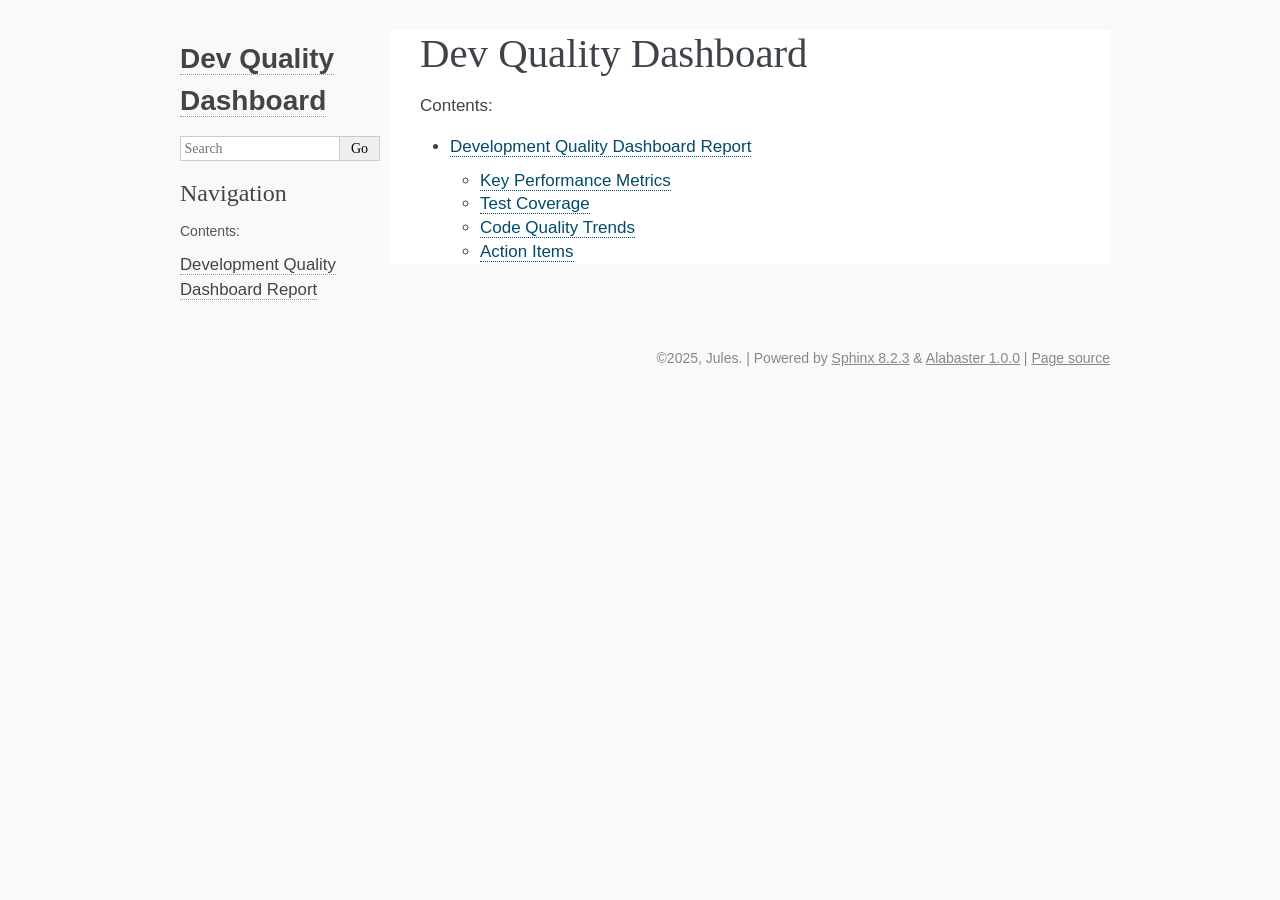
<file: index.html>
<!DOCTYPE html>

<html lang="en" data-content_root="./">
  <head>
    <meta charset="utf-8" />
    <meta name="viewport" content="width=device-width, initial-scale=1.0" /><meta name="viewport" content="width=device-width, initial-scale=1" />

    <title>Dev Quality Dashboard &#8212; Dev Quality Dashboard  documentation</title>
    <link rel="stylesheet" type="text/css" href="_static/pygments.css?v=5ecbeea2" />
    <link rel="stylesheet" type="text/css" href="_static/basic.css?v=b08954a9" />
    <link rel="stylesheet" type="text/css" href="_static/alabaster.css?v=27fed22d" />
    <link rel="stylesheet" type="text/css" href="_static/custom.css?v=a985ea4a" />
    <script src="_static/documentation_options.js?v=5929fcd5"></script>
    <script src="_static/doctools.js?v=9bcbadda"></script>
    <script src="_static/sphinx_highlight.js?v=dc90522c"></script>
    <link rel="index" title="Index" href="genindex.html" />
    <link rel="search" title="Search" href="search.html" />
    <link rel="next" title="Development Quality Dashboard Report" href="report.html" />
   
  <link rel="stylesheet" href="_static/custom.css" type="text/css" />
  

  
  

  </head><body>
  

    <div class="document">
      <div class="documentwrapper">
        <div class="bodywrapper">
          

          <div class="body" role="main">
            
  <section id="dev-quality-dashboard">
<h1>Dev Quality Dashboard<a class="headerlink" href="#dev-quality-dashboard" title="Link to this heading">¶</a></h1>
<div class="toctree-wrapper compound">
<p class="caption" role="heading"><span class="caption-text">Contents:</span></p>
<ul>
<li class="toctree-l1"><a class="reference internal" href="report.html">Development Quality Dashboard Report</a><ul>
<li class="toctree-l2"><a class="reference internal" href="report.html#key-performance-metrics">Key Performance Metrics</a></li>
<li class="toctree-l2"><a class="reference internal" href="report.html#test-coverage">Test Coverage</a></li>
<li class="toctree-l2"><a class="reference internal" href="report.html#code-quality-trends">Code Quality Trends</a></li>
<li class="toctree-l2"><a class="reference internal" href="report.html#action-items">Action Items</a></li>
</ul>
</li>
</ul>
</div>
</section>


          </div>
          
        </div>
      </div>
      <div class="sphinxsidebar" role="navigation" aria-label="Main">
        <div class="sphinxsidebarwrapper">
<h1 class="logo"><a href="#">Dev Quality Dashboard</a></h1>









<search id="searchbox" style="display: none" role="search">
    <div class="searchformwrapper">
    <form class="search" action="search.html" method="get">
      <input type="text" name="q" aria-labelledby="searchlabel" autocomplete="off" autocorrect="off" autocapitalize="off" spellcheck="false" placeholder="Search"/>
      <input type="submit" value="Go" />
    </form>
    </div>
</search>
<script>document.getElementById('searchbox').style.display = "block"</script><h3>Navigation</h3>
<p class="caption" role="heading"><span class="caption-text">Contents:</span></p>
<ul>
<li class="toctree-l1"><a class="reference internal" href="report.html">Development Quality Dashboard Report</a></li>
</ul>

<div class="relations">
<h3>Related Topics</h3>
<ul>
  <li><a href="#">Documentation overview</a><ul>
      <li>Next: <a href="report.html" title="next chapter">Development Quality Dashboard Report</a></li>
  </ul></li>
</ul>
</div>








        </div>
      </div>
      <div class="clearer"></div>
    </div>
    <div class="footer">
      &#169;2025, Jules.
      
      |
      Powered by <a href="https://www.sphinx-doc.org/">Sphinx 8.2.3</a>
      &amp; <a href="https://alabaster.readthedocs.io">Alabaster 1.0.0</a>
      
      |
      <a href="_sources/index.rst.txt"
          rel="nofollow">Page source</a>
    </div>

    

    
  </body>
</html>
</file>
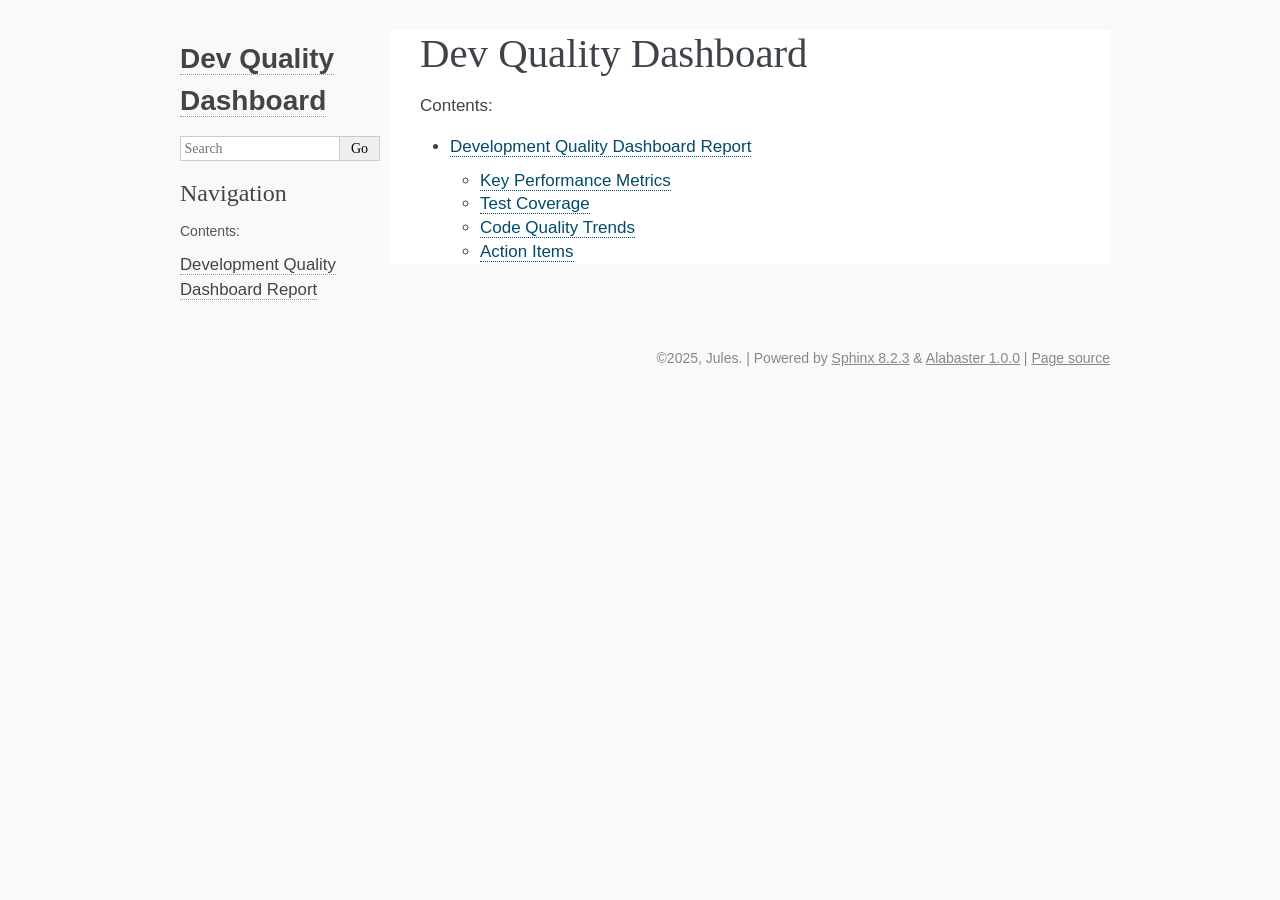
<file: docs/_build/html/index.html>
<!DOCTYPE html>

<html lang="en" data-content_root="./">
  <head>
    <meta charset="utf-8" />
    <meta name="viewport" content="width=device-width, initial-scale=1.0" /><meta name="viewport" content="width=device-width, initial-scale=1" />

    <title>Dev Quality Dashboard &#8212; Dev Quality Dashboard  documentation</title>
    <link rel="stylesheet" type="text/css" href="_static/pygments.css?v=5ecbeea2" />
    <link rel="stylesheet" type="text/css" href="_static/basic.css?v=b08954a9" />
    <link rel="stylesheet" type="text/css" href="_static/alabaster.css?v=27fed22d" />
    <link rel="stylesheet" type="text/css" href="_static/custom.css?v=a985ea4a" />
    <script src="_static/documentation_options.js?v=5929fcd5"></script>
    <script src="_static/doctools.js?v=9bcbadda"></script>
    <script src="_static/sphinx_highlight.js?v=dc90522c"></script>
    <link rel="index" title="Index" href="genindex.html" />
    <link rel="search" title="Search" href="search.html" />
    <link rel="next" title="Development Quality Dashboard Report" href="report.html" />

  <link rel="stylesheet" href="_static/custom.css" type="text/css" />





  </head><body>


    <div class="document">
      <div class="documentwrapper">
        <div class="bodywrapper">


          <div class="body" role="main">

  <section id="dev-quality-dashboard">
<h1>Dev Quality Dashboard<a class="headerlink" href="#dev-quality-dashboard" title="Link to this heading">¶</a></h1>
<div class="toctree-wrapper compound">
<p class="caption" role="heading"><span class="caption-text">Contents:</span></p>
<ul>
<li class="toctree-l1"><a class="reference internal" href="report.html">Development Quality Dashboard Report</a><ul>
<li class="toctree-l2"><a class="reference internal" href="report.html#key-performance-metrics">Key Performance Metrics</a></li>
<li class="toctree-l2"><a class="reference internal" href="report.html#test-coverage">Test Coverage</a></li>
<li class="toctree-l2"><a class="reference internal" href="report.html#code-quality-trends">Code Quality Trends</a></li>
<li class="toctree-l2"><a class="reference internal" href="report.html#action-items">Action Items</a></li>
</ul>
</li>
</ul>
</div>
</section>


          </div>

        </div>
      </div>
      <div class="sphinxsidebar" role="navigation" aria-label="Main">
        <div class="sphinxsidebarwrapper">
<h1 class="logo"><a href="#">Dev Quality Dashboard</a></h1>









<search id="searchbox" style="display: none" role="search">
    <div class="searchformwrapper">
    <form class="search" action="search.html" method="get">
      <input type="text" name="q" aria-labelledby="searchlabel" autocomplete="off" autocorrect="off" autocapitalize="off" spellcheck="false" placeholder="Search"/>
      <input type="submit" value="Go" />
    </form>
    </div>
</search>
<script>document.getElementById('searchbox').style.display = "block"</script><h3>Navigation</h3>
<p class="caption" role="heading"><span class="caption-text">Contents:</span></p>
<ul>
<li class="toctree-l1"><a class="reference internal" href="report.html">Development Quality Dashboard Report</a></li>
</ul>

<div class="relations">
<h3>Related Topics</h3>
<ul>
  <li><a href="#">Documentation overview</a><ul>
      <li>Next: <a href="report.html" title="next chapter">Development Quality Dashboard Report</a></li>
  </ul></li>
</ul>
</div>








        </div>
      </div>
      <div class="clearer"></div>
    </div>
    <div class="footer">
      &#169;2025, Jules.

      |
      Powered by <a href="https://www.sphinx-doc.org/">Sphinx 8.2.3</a>
      &amp; <a href="https://alabaster.readthedocs.io">Alabaster 1.0.0</a>

      |
      <a href="_sources/index.rst.txt"
          rel="nofollow">Page source</a>
    </div>




  </body>
</html>
</file>
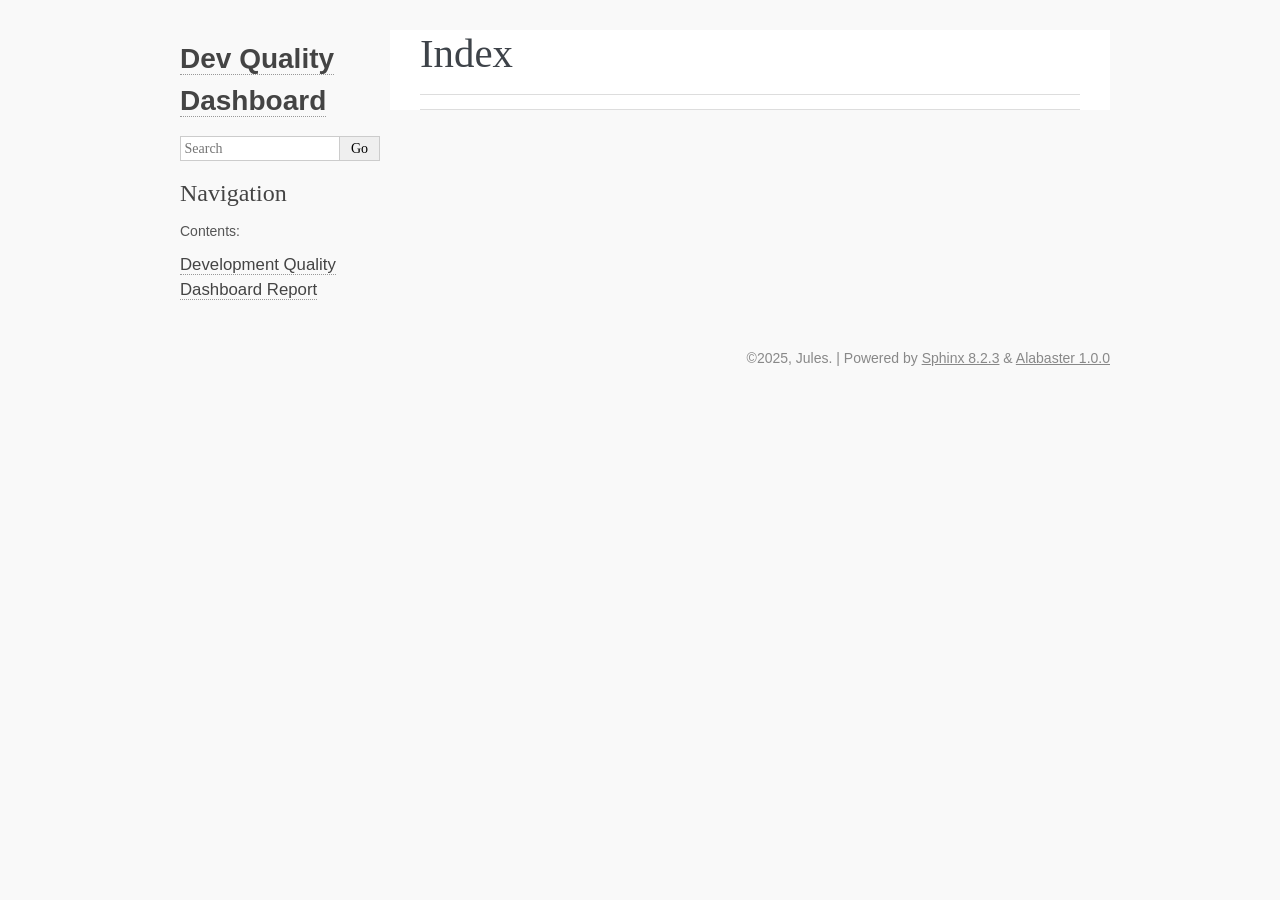
<file: genindex.html>
<!DOCTYPE html>

<html lang="en" data-content_root="./">
  <head>
    <meta charset="utf-8" />
    <meta name="viewport" content="width=device-width, initial-scale=1.0" />
    <title>Index &#8212; Dev Quality Dashboard  documentation</title>
    <link rel="stylesheet" type="text/css" href="_static/pygments.css?v=5ecbeea2" />
    <link rel="stylesheet" type="text/css" href="_static/basic.css?v=b08954a9" />
    <link rel="stylesheet" type="text/css" href="_static/alabaster.css?v=27fed22d" />
    <link rel="stylesheet" type="text/css" href="_static/custom.css?v=a985ea4a" />
    <script src="_static/documentation_options.js?v=5929fcd5"></script>
    <script src="_static/doctools.js?v=9bcbadda"></script>
    <script src="_static/sphinx_highlight.js?v=dc90522c"></script>
    <link rel="index" title="Index" href="#" />
    <link rel="search" title="Search" href="search.html" />
   
  <link rel="stylesheet" href="_static/custom.css" type="text/css" />
  

  
  

  </head><body>
  

    <div class="document">
      <div class="documentwrapper">
        <div class="bodywrapper">
          

          <div class="body" role="main">
            

<h1 id="index">Index</h1>

<div class="genindex-jumpbox">
 
</div>


          </div>
          
        </div>
      </div>
      <div class="sphinxsidebar" role="navigation" aria-label="Main">
        <div class="sphinxsidebarwrapper">
<h1 class="logo"><a href="index.html">Dev Quality Dashboard</a></h1>









<search id="searchbox" style="display: none" role="search">
    <div class="searchformwrapper">
    <form class="search" action="search.html" method="get">
      <input type="text" name="q" aria-labelledby="searchlabel" autocomplete="off" autocorrect="off" autocapitalize="off" spellcheck="false" placeholder="Search"/>
      <input type="submit" value="Go" />
    </form>
    </div>
</search>
<script>document.getElementById('searchbox').style.display = "block"</script><h3>Navigation</h3>
<p class="caption" role="heading"><span class="caption-text">Contents:</span></p>
<ul>
<li class="toctree-l1"><a class="reference internal" href="report.html">Development Quality Dashboard Report</a></li>
</ul>

<div class="relations">
<h3>Related Topics</h3>
<ul>
  <li><a href="index.html">Documentation overview</a><ul>
  </ul></li>
</ul>
</div>








        </div>
      </div>
      <div class="clearer"></div>
    </div>
    <div class="footer">
      &#169;2025, Jules.
      
      |
      Powered by <a href="https://www.sphinx-doc.org/">Sphinx 8.2.3</a>
      &amp; <a href="https://alabaster.readthedocs.io">Alabaster 1.0.0</a>
      
    </div>

    

    
  </body>
</html>
</file>
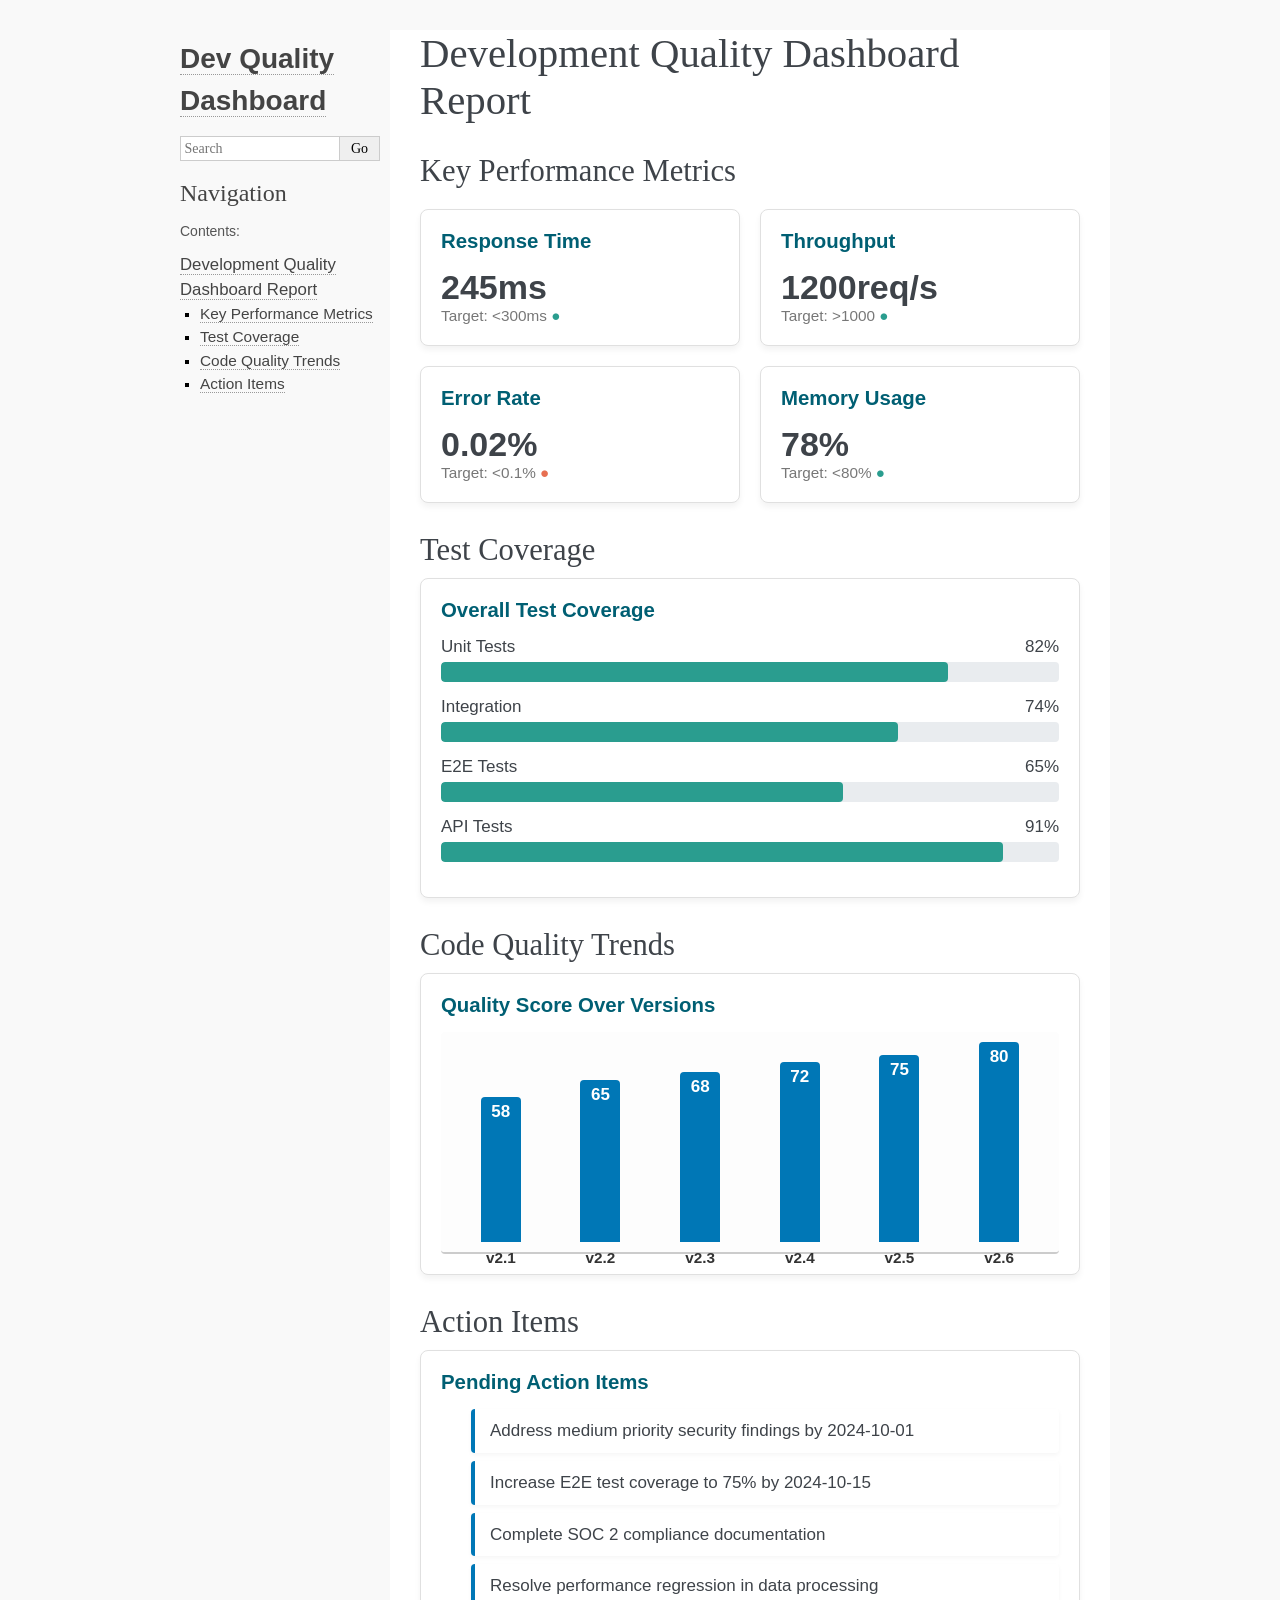
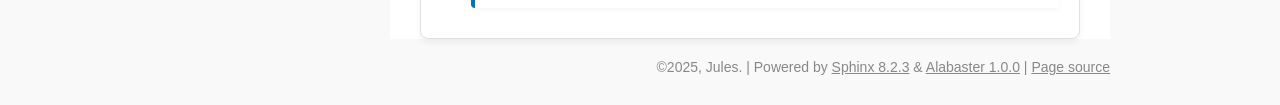
<file: report.html>
<!DOCTYPE html>

<html lang="en" data-content_root="./">
  <head>
    <meta charset="utf-8" />
    <meta name="viewport" content="width=device-width, initial-scale=1.0" /><meta name="viewport" content="width=device-width, initial-scale=1" />

    <title>Development Quality Dashboard Report &#8212; Dev Quality Dashboard  documentation</title>
    <link rel="stylesheet" type="text/css" href="_static/pygments.css?v=5ecbeea2" />
    <link rel="stylesheet" type="text/css" href="_static/basic.css?v=b08954a9" />
    <link rel="stylesheet" type="text/css" href="_static/alabaster.css?v=27fed22d" />
    <link rel="stylesheet" type="text/css" href="_static/custom.css?v=a985ea4a" />
    <script src="_static/documentation_options.js?v=5929fcd5"></script>
    <script src="_static/doctools.js?v=9bcbadda"></script>
    <script src="_static/sphinx_highlight.js?v=dc90522c"></script>
    <link rel="index" title="Index" href="genindex.html" />
    <link rel="search" title="Search" href="search.html" />
    <link rel="prev" title="Dev Quality Dashboard" href="index.html" />
   
  <link rel="stylesheet" href="_static/custom.css" type="text/css" />
  

  
  

  </head><body>
  

    <div class="document">
      <div class="documentwrapper">
        <div class="bodywrapper">
          

          <div class="body" role="main">
            
  <section id="development-quality-dashboard-report">
<h1>Development Quality Dashboard Report<a class="headerlink" href="#development-quality-dashboard-report" title="Link to this heading">¶</a></h1>
<section id="key-performance-metrics">
<h2>Key Performance Metrics<a class="headerlink" href="#key-performance-metrics" title="Link to this heading">¶</a></h2>
<div class="card-grid">

       <div class="card">
           <div class="card-title">Response Time</div>
           <div class="card-content">245ms</div>
           <div class="card-target">Target: <300ms <span class="card-status-pass">●</span></div>
       </div>

       <div class="card">
           <div class="card-title">Throughput</div>
           <div class="card-content">1200req/s</div>
           <div class="card-target">Target: >1000 <span class="card-status-pass">●</span></div>
       </div>

       <div class="card">
           <div class="card-title">Error Rate</div>
           <div class="card-content">0.02%</div>
           <div class="card-target">Target: <0.1% <span class="card-status-fail">●</span></div>
       </div>

       <div class="card">
           <div class="card-title">Memory Usage</div>
           <div class="card-content">78%</div>
           <div class="card-target">Target: <80% <span class="card-status-pass">●</span></div>
       </div>
          </div></section>
<section id="test-coverage">
<h2>Test Coverage<a class="headerlink" href="#test-coverage" title="Link to this heading">¶</a></h2>
<div class="card">
   <div class="card-title">Overall Test Coverage</div>

       <div class="progress-bar-container">
           <div class="progress-bar-label">
               <span>Unit Tests</span>
               <span>82%</span>
           </div>
           <div class="progress-bar-bg">
               <div class="progress-bar-fill" style="width: 82.0%;"></div>
           </div>
       </div>

       <div class="progress-bar-container">
           <div class="progress-bar-label">
               <span>Integration</span>
               <span>74%</span>
           </div>
           <div class="progress-bar-bg">
               <div class="progress-bar-fill" style="width: 74.0%;"></div>
           </div>
       </div>

       <div class="progress-bar-container">
           <div class="progress-bar-label">
               <span>E2E Tests</span>
               <span>65%</span>
           </div>
           <div class="progress-bar-bg">
               <div class="progress-bar-fill" style="width: 65.0%;"></div>
           </div>
       </div>

       <div class="progress-bar-container">
           <div class="progress-bar-label">
               <span>API Tests</span>
               <span>91%</span>
           </div>
           <div class="progress-bar-bg">
               <div class="progress-bar-fill" style="width: 91.0%;"></div>
           </div>
       </div>
          </div></section>
<section id="code-quality-trends">
<h2>Code Quality Trends<a class="headerlink" href="#code-quality-trends" title="Link to this heading">¶</a></h2>
<div class="card">
   <div class="card-title">Quality Score Over Versions</div>
   <div class="bar-chart-container">
           <div class="bar-chart-bar" style="height: 72.5%;">
               <div class="value">58</div>
               <div class="label">v2.1</div>
           </div>

           <div class="bar-chart-bar" style="height: 81.25%;">
               <div class="value">65</div>
               <div class="label">v2.2</div>
           </div>

           <div class="bar-chart-bar" style="height: 85.0%;">
               <div class="value">68</div>
               <div class="label">v2.3</div>
           </div>

           <div class="bar-chart-bar" style="height: 90.0%;">
               <div class="value">72</div>
               <div class="label">v2.4</div>
           </div>

           <div class="bar-chart-bar" style="height: 93.75%;">
               <div class="value">75</div>
               <div class="label">v2.5</div>
           </div>

           <div class="bar-chart-bar" style="height: 100.0%;">
               <div class="value">80</div>
               <div class="label">v2.6</div>
           </div>
           </div>   </div></section>
<section id="action-items">
<h2>Action Items<a class="headerlink" href="#action-items" title="Link to this heading">¶</a></h2>
<div class="card">
   <div class="card-title">Pending Action Items</div>
   <ul class="styled-list">
      <li>Address medium priority security findings by 2024-10-01</li>
      <li>Increase E2E test coverage to 75% by 2024-10-15</li>
      <li>Complete SOC 2 compliance documentation</li>
      <li>Resolve performance regression in data processing</li>
   </ul>
</div></section>
</section>


          </div>
          
        </div>
      </div>
      <div class="sphinxsidebar" role="navigation" aria-label="Main">
        <div class="sphinxsidebarwrapper">
<h1 class="logo"><a href="index.html">Dev Quality Dashboard</a></h1>









<search id="searchbox" style="display: none" role="search">
    <div class="searchformwrapper">
    <form class="search" action="search.html" method="get">
      <input type="text" name="q" aria-labelledby="searchlabel" autocomplete="off" autocorrect="off" autocapitalize="off" spellcheck="false" placeholder="Search"/>
      <input type="submit" value="Go" />
    </form>
    </div>
</search>
<script>document.getElementById('searchbox').style.display = "block"</script><h3>Navigation</h3>
<p class="caption" role="heading"><span class="caption-text">Contents:</span></p>
<ul class="current">
<li class="toctree-l1 current"><a class="current reference internal" href="#">Development Quality Dashboard Report</a><ul>
<li class="toctree-l2"><a class="reference internal" href="#key-performance-metrics">Key Performance Metrics</a></li>
<li class="toctree-l2"><a class="reference internal" href="#test-coverage">Test Coverage</a></li>
<li class="toctree-l2"><a class="reference internal" href="#code-quality-trends">Code Quality Trends</a></li>
<li class="toctree-l2"><a class="reference internal" href="#action-items">Action Items</a></li>
</ul>
</li>
</ul>

<div class="relations">
<h3>Related Topics</h3>
<ul>
  <li><a href="index.html">Documentation overview</a><ul>
      <li>Previous: <a href="index.html" title="previous chapter">Dev Quality Dashboard</a></li>
  </ul></li>
</ul>
</div>








        </div>
      </div>
      <div class="clearer"></div>
    </div>
    <div class="footer">
      &#169;2025, Jules.
      
      |
      Powered by <a href="https://www.sphinx-doc.org/">Sphinx 8.2.3</a>
      &amp; <a href="https://alabaster.readthedocs.io">Alabaster 1.0.0</a>
      
      |
      <a href="_sources/report.rst.txt"
          rel="nofollow">Page source</a>
    </div>

    

    
  </body>
</html>
</file>
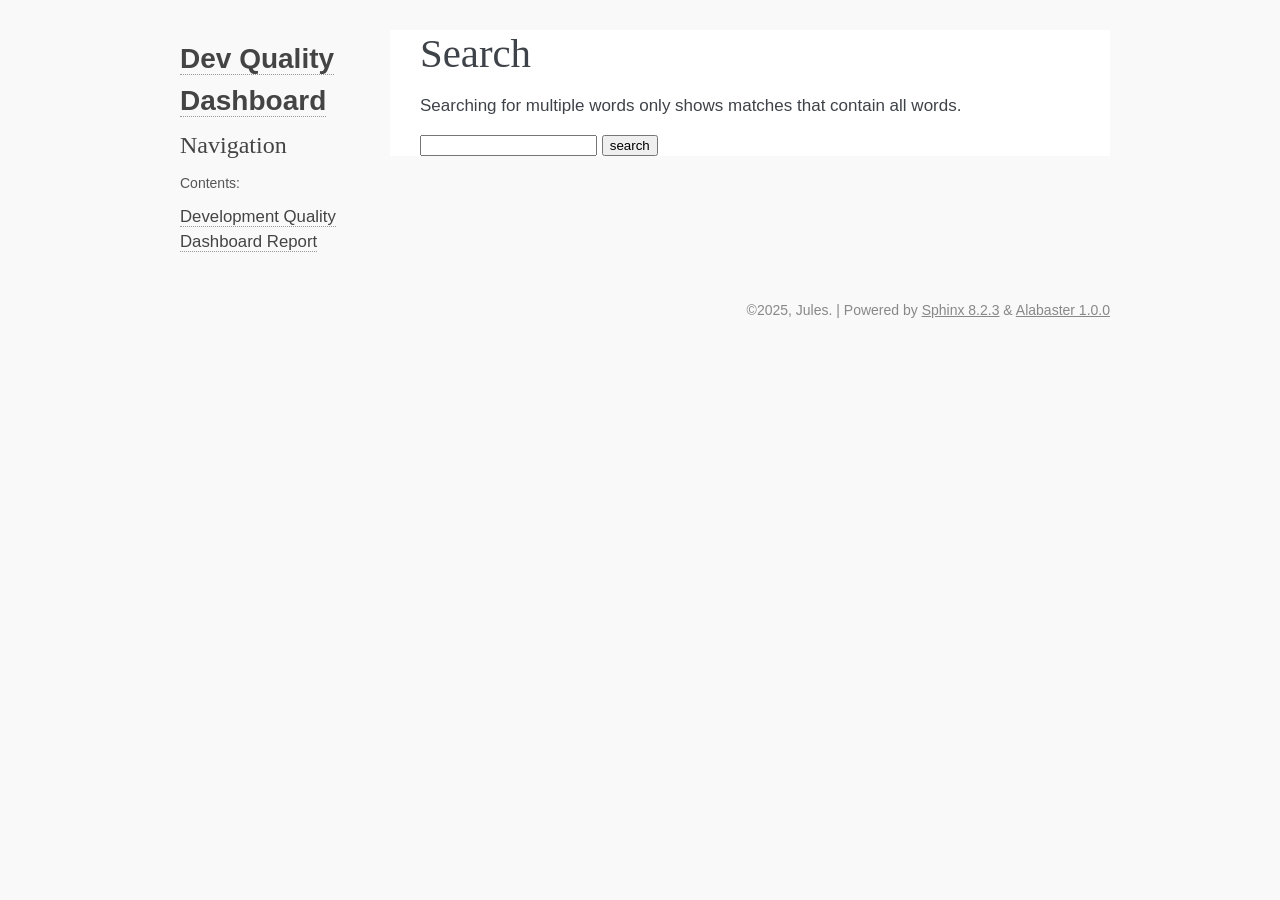
<file: search.html>
<!DOCTYPE html>

<html lang="en" data-content_root="./">
  <head>
    <meta charset="utf-8" />
    <meta name="viewport" content="width=device-width, initial-scale=1.0" />
    <title>Search &#8212; Dev Quality Dashboard  documentation</title>
    <link rel="stylesheet" type="text/css" href="_static/pygments.css?v=5ecbeea2" />
    <link rel="stylesheet" type="text/css" href="_static/basic.css?v=b08954a9" />
    <link rel="stylesheet" type="text/css" href="_static/alabaster.css?v=27fed22d" />
    <link rel="stylesheet" type="text/css" href="_static/custom.css?v=a985ea4a" />
    
    <script src="_static/documentation_options.js?v=5929fcd5"></script>
    <script src="_static/doctools.js?v=9bcbadda"></script>
    <script src="_static/sphinx_highlight.js?v=dc90522c"></script>
    <script src="_static/searchtools.js"></script>
    <script src="_static/language_data.js"></script>
    <link rel="index" title="Index" href="genindex.html" />
    <link rel="search" title="Search" href="#" />
    <script src="searchindex.js" defer="defer"></script>
    <meta name="robots" content="noindex" />
    
   
  <link rel="stylesheet" href="_static/custom.css" type="text/css" />
  

  
  


  </head><body>
  

    <div class="document">
      <div class="documentwrapper">
        <div class="bodywrapper">
          

          <div class="body" role="main">
            
  <h1 id="search-documentation">Search</h1>
  
  <noscript>
  <div class="admonition warning">
  <p>
    Please activate JavaScript to enable the search
    functionality.
  </p>
  </div>
  </noscript>
  
  
  <p>
    Searching for multiple words only shows matches that contain
    all words.
  </p>
  
  
  <form action="" method="get">
    <input type="text" name="q" aria-labelledby="search-documentation" value="" autocomplete="off" autocorrect="off" autocapitalize="off" spellcheck="false"/>
    <input type="submit" value="search" />
    <span id="search-progress" style="padding-left: 10px"></span>
  </form>
  
  
  <div id="search-results"></div>
  

          </div>
          
        </div>
      </div>
      <div class="sphinxsidebar" role="navigation" aria-label="Main">
        <div class="sphinxsidebarwrapper">
<h1 class="logo"><a href="index.html">Dev Quality Dashboard</a></h1>








<h3>Navigation</h3>
<p class="caption" role="heading"><span class="caption-text">Contents:</span></p>
<ul>
<li class="toctree-l1"><a class="reference internal" href="report.html">Development Quality Dashboard Report</a></li>
</ul>

<div class="relations">
<h3>Related Topics</h3>
<ul>
  <li><a href="index.html">Documentation overview</a><ul>
  </ul></li>
</ul>
</div>








        </div>
      </div>
      <div class="clearer"></div>
    </div>
    <div class="footer">
      &#169;2025, Jules.
      
      |
      Powered by <a href="https://www.sphinx-doc.org/">Sphinx 8.2.3</a>
      &amp; <a href="https://alabaster.readthedocs.io">Alabaster 1.0.0</a>
      
    </div>

    

    
  </body>
</html>
</file>
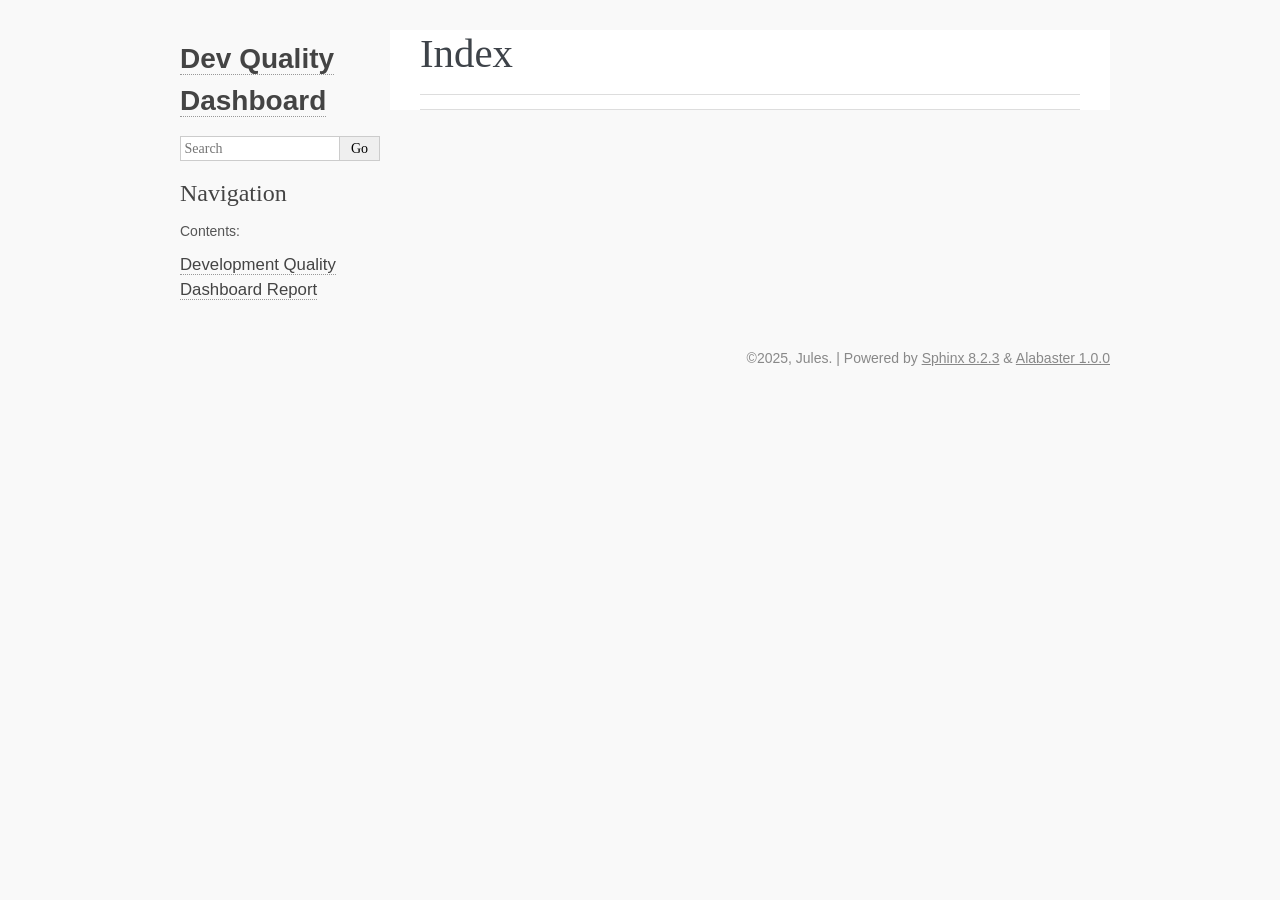
<file: docs/_build/html/genindex.html>
<!DOCTYPE html>

<html lang="en" data-content_root="./">
  <head>
    <meta charset="utf-8" />
    <meta name="viewport" content="width=device-width, initial-scale=1.0" />
    <title>Index &#8212; Dev Quality Dashboard  documentation</title>
    <link rel="stylesheet" type="text/css" href="_static/pygments.css?v=5ecbeea2" />
    <link rel="stylesheet" type="text/css" href="_static/basic.css?v=b08954a9" />
    <link rel="stylesheet" type="text/css" href="_static/alabaster.css?v=27fed22d" />
    <link rel="stylesheet" type="text/css" href="_static/custom.css?v=a985ea4a" />
    <script src="_static/documentation_options.js?v=5929fcd5"></script>
    <script src="_static/doctools.js?v=9bcbadda"></script>
    <script src="_static/sphinx_highlight.js?v=dc90522c"></script>
    <link rel="index" title="Index" href="#" />
    <link rel="search" title="Search" href="search.html" />

  <link rel="stylesheet" href="_static/custom.css" type="text/css" />





  </head><body>


    <div class="document">
      <div class="documentwrapper">
        <div class="bodywrapper">


          <div class="body" role="main">


<h1 id="index">Index</h1>

<div class="genindex-jumpbox">

</div>


          </div>

        </div>
      </div>
      <div class="sphinxsidebar" role="navigation" aria-label="Main">
        <div class="sphinxsidebarwrapper">
<h1 class="logo"><a href="index.html">Dev Quality Dashboard</a></h1>









<search id="searchbox" style="display: none" role="search">
    <div class="searchformwrapper">
    <form class="search" action="search.html" method="get">
      <input type="text" name="q" aria-labelledby="searchlabel" autocomplete="off" autocorrect="off" autocapitalize="off" spellcheck="false" placeholder="Search"/>
      <input type="submit" value="Go" />
    </form>
    </div>
</search>
<script>document.getElementById('searchbox').style.display = "block"</script><h3>Navigation</h3>
<p class="caption" role="heading"><span class="caption-text">Contents:</span></p>
<ul>
<li class="toctree-l1"><a class="reference internal" href="report.html">Development Quality Dashboard Report</a></li>
</ul>

<div class="relations">
<h3>Related Topics</h3>
<ul>
  <li><a href="index.html">Documentation overview</a><ul>
  </ul></li>
</ul>
</div>








        </div>
      </div>
      <div class="clearer"></div>
    </div>
    <div class="footer">
      &#169;2025, Jules.

      |
      Powered by <a href="https://www.sphinx-doc.org/">Sphinx 8.2.3</a>
      &amp; <a href="https://alabaster.readthedocs.io">Alabaster 1.0.0</a>

    </div>




  </body>
</html>
</file>
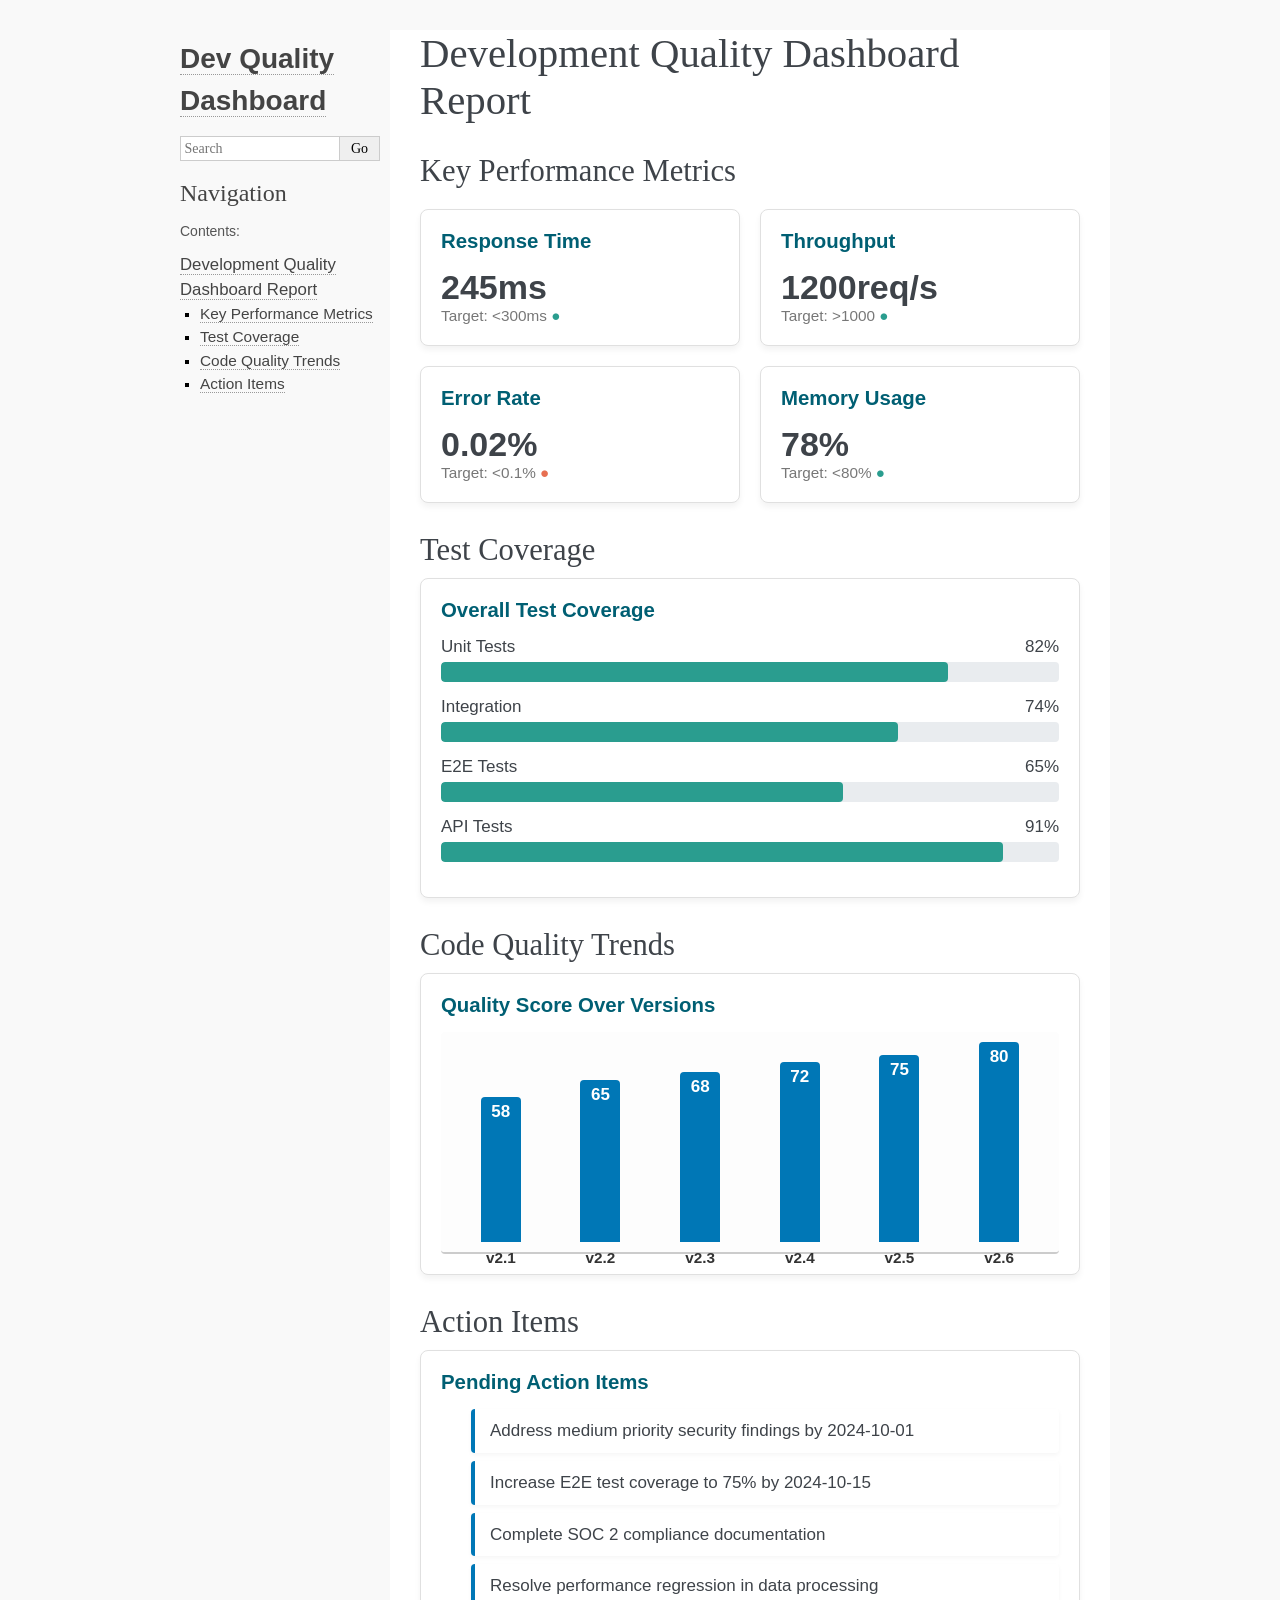
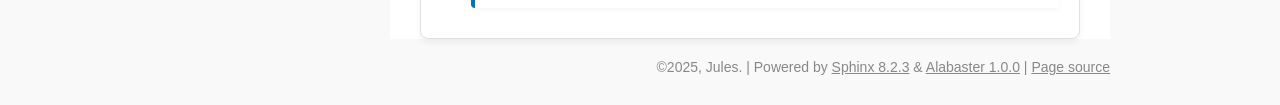
<file: docs/_build/html/report.html>
<!DOCTYPE html>

<html lang="en" data-content_root="./">
  <head>
    <meta charset="utf-8" />
    <meta name="viewport" content="width=device-width, initial-scale=1.0" /><meta name="viewport" content="width=device-width, initial-scale=1" />

    <title>Development Quality Dashboard Report &#8212; Dev Quality Dashboard  documentation</title>
    <link rel="stylesheet" type="text/css" href="_static/pygments.css?v=5ecbeea2" />
    <link rel="stylesheet" type="text/css" href="_static/basic.css?v=b08954a9" />
    <link rel="stylesheet" type="text/css" href="_static/alabaster.css?v=27fed22d" />
    <link rel="stylesheet" type="text/css" href="_static/custom.css?v=a985ea4a" />
    <script src="_static/documentation_options.js?v=5929fcd5"></script>
    <script src="_static/doctools.js?v=9bcbadda"></script>
    <script src="_static/sphinx_highlight.js?v=dc90522c"></script>
    <link rel="index" title="Index" href="genindex.html" />
    <link rel="search" title="Search" href="search.html" />
    <link rel="prev" title="Dev Quality Dashboard" href="index.html" />

  <link rel="stylesheet" href="_static/custom.css" type="text/css" />





  </head><body>


    <div class="document">
      <div class="documentwrapper">
        <div class="bodywrapper">


          <div class="body" role="main">

  <section id="development-quality-dashboard-report">
<h1>Development Quality Dashboard Report<a class="headerlink" href="#development-quality-dashboard-report" title="Link to this heading">¶</a></h1>
<section id="key-performance-metrics">
<h2>Key Performance Metrics<a class="headerlink" href="#key-performance-metrics" title="Link to this heading">¶</a></h2>
<div class="card-grid">

       <div class="card">
           <div class="card-title">Response Time</div>
           <div class="card-content">245ms</div>
           <div class="card-target">Target: <300ms <span class="card-status-pass">●</span></div>
       </div>

       <div class="card">
           <div class="card-title">Throughput</div>
           <div class="card-content">1200req/s</div>
           <div class="card-target">Target: >1000 <span class="card-status-pass">●</span></div>
       </div>

       <div class="card">
           <div class="card-title">Error Rate</div>
           <div class="card-content">0.02%</div>
           <div class="card-target">Target: <0.1% <span class="card-status-fail">●</span></div>
       </div>

       <div class="card">
           <div class="card-title">Memory Usage</div>
           <div class="card-content">78%</div>
           <div class="card-target">Target: <80% <span class="card-status-pass">●</span></div>
       </div>
          </div></section>
<section id="test-coverage">
<h2>Test Coverage<a class="headerlink" href="#test-coverage" title="Link to this heading">¶</a></h2>
<div class="card">
   <div class="card-title">Overall Test Coverage</div>

       <div class="progress-bar-container">
           <div class="progress-bar-label">
               <span>Unit Tests</span>
               <span>82%</span>
           </div>
           <div class="progress-bar-bg">
               <div class="progress-bar-fill" style="width: 82.0%;"></div>
           </div>
       </div>

       <div class="progress-bar-container">
           <div class="progress-bar-label">
               <span>Integration</span>
               <span>74%</span>
           </div>
           <div class="progress-bar-bg">
               <div class="progress-bar-fill" style="width: 74.0%;"></div>
           </div>
       </div>

       <div class="progress-bar-container">
           <div class="progress-bar-label">
               <span>E2E Tests</span>
               <span>65%</span>
           </div>
           <div class="progress-bar-bg">
               <div class="progress-bar-fill" style="width: 65.0%;"></div>
           </div>
       </div>

       <div class="progress-bar-container">
           <div class="progress-bar-label">
               <span>API Tests</span>
               <span>91%</span>
           </div>
           <div class="progress-bar-bg">
               <div class="progress-bar-fill" style="width: 91.0%;"></div>
           </div>
       </div>
          </div></section>
<section id="code-quality-trends">
<h2>Code Quality Trends<a class="headerlink" href="#code-quality-trends" title="Link to this heading">¶</a></h2>
<div class="card">
   <div class="card-title">Quality Score Over Versions</div>
   <div class="bar-chart-container">
           <div class="bar-chart-bar" style="height: 72.5%;">
               <div class="value">58</div>
               <div class="label">v2.1</div>
           </div>

           <div class="bar-chart-bar" style="height: 81.25%;">
               <div class="value">65</div>
               <div class="label">v2.2</div>
           </div>

           <div class="bar-chart-bar" style="height: 85.0%;">
               <div class="value">68</div>
               <div class="label">v2.3</div>
           </div>

           <div class="bar-chart-bar" style="height: 90.0%;">
               <div class="value">72</div>
               <div class="label">v2.4</div>
           </div>

           <div class="bar-chart-bar" style="height: 93.75%;">
               <div class="value">75</div>
               <div class="label">v2.5</div>
           </div>

           <div class="bar-chart-bar" style="height: 100.0%;">
               <div class="value">80</div>
               <div class="label">v2.6</div>
           </div>
           </div>   </div></section>
<section id="action-items">
<h2>Action Items<a class="headerlink" href="#action-items" title="Link to this heading">¶</a></h2>
<div class="card">
   <div class="card-title">Pending Action Items</div>
   <ul class="styled-list">
      <li>Address medium priority security findings by 2024-10-01</li>
      <li>Increase E2E test coverage to 75% by 2024-10-15</li>
      <li>Complete SOC 2 compliance documentation</li>
      <li>Resolve performance regression in data processing</li>
   </ul>
</div></section>
</section>


          </div>

        </div>
      </div>
      <div class="sphinxsidebar" role="navigation" aria-label="Main">
        <div class="sphinxsidebarwrapper">
<h1 class="logo"><a href="index.html">Dev Quality Dashboard</a></h1>









<search id="searchbox" style="display: none" role="search">
    <div class="searchformwrapper">
    <form class="search" action="search.html" method="get">
      <input type="text" name="q" aria-labelledby="searchlabel" autocomplete="off" autocorrect="off" autocapitalize="off" spellcheck="false" placeholder="Search"/>
      <input type="submit" value="Go" />
    </form>
    </div>
</search>
<script>document.getElementById('searchbox').style.display = "block"</script><h3>Navigation</h3>
<p class="caption" role="heading"><span class="caption-text">Contents:</span></p>
<ul class="current">
<li class="toctree-l1 current"><a class="current reference internal" href="#">Development Quality Dashboard Report</a><ul>
<li class="toctree-l2"><a class="reference internal" href="#key-performance-metrics">Key Performance Metrics</a></li>
<li class="toctree-l2"><a class="reference internal" href="#test-coverage">Test Coverage</a></li>
<li class="toctree-l2"><a class="reference internal" href="#code-quality-trends">Code Quality Trends</a></li>
<li class="toctree-l2"><a class="reference internal" href="#action-items">Action Items</a></li>
</ul>
</li>
</ul>

<div class="relations">
<h3>Related Topics</h3>
<ul>
  <li><a href="index.html">Documentation overview</a><ul>
      <li>Previous: <a href="index.html" title="previous chapter">Dev Quality Dashboard</a></li>
  </ul></li>
</ul>
</div>








        </div>
      </div>
      <div class="clearer"></div>
    </div>
    <div class="footer">
      &#169;2025, Jules.

      |
      Powered by <a href="https://www.sphinx-doc.org/">Sphinx 8.2.3</a>
      &amp; <a href="https://alabaster.readthedocs.io">Alabaster 1.0.0</a>

      |
      <a href="_sources/report.rst.txt"
          rel="nofollow">Page source</a>
    </div>




  </body>
</html>
</file>
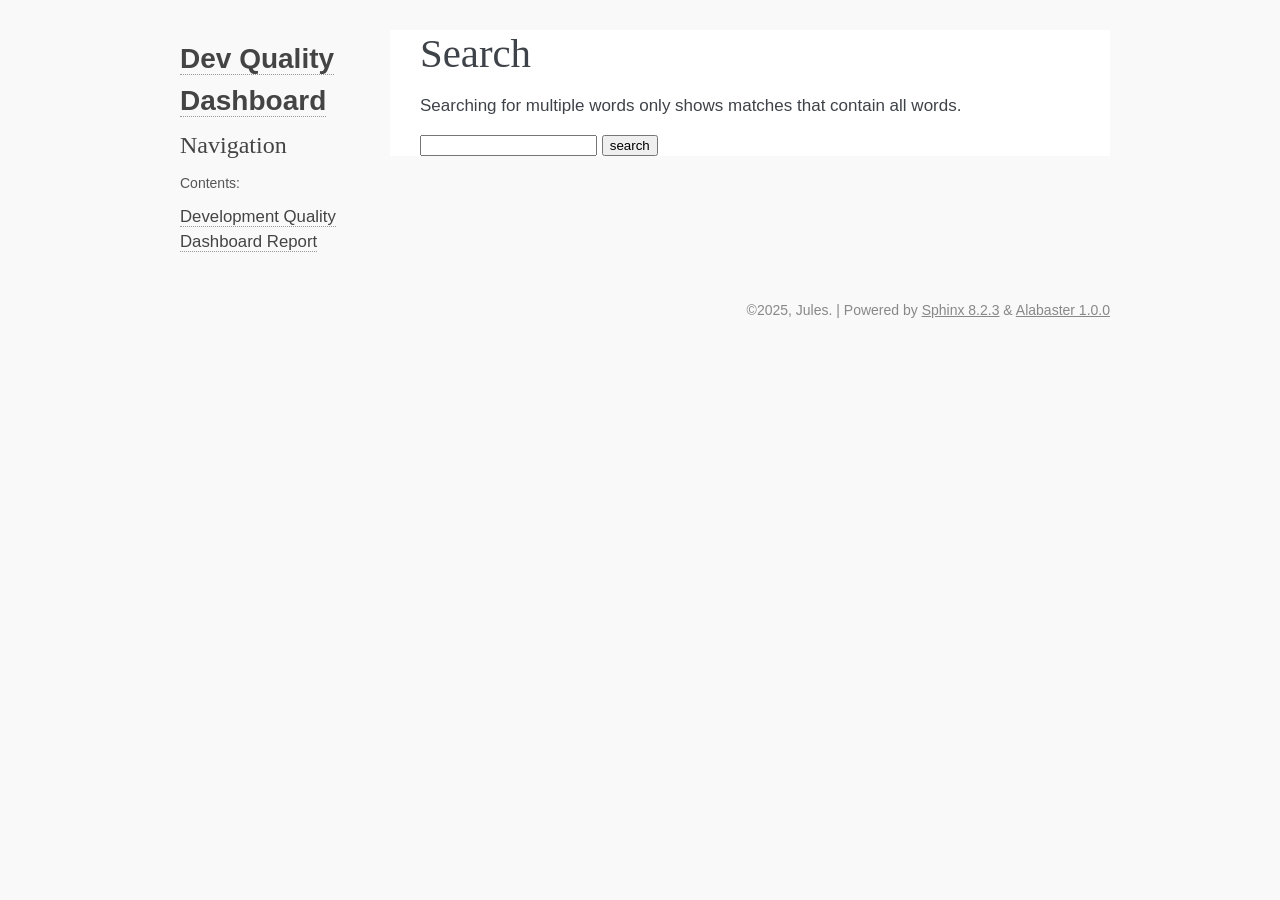
<file: docs/_build/html/search.html>
<!DOCTYPE html>

<html lang="en" data-content_root="./">
  <head>
    <meta charset="utf-8" />
    <meta name="viewport" content="width=device-width, initial-scale=1.0" />
    <title>Search &#8212; Dev Quality Dashboard  documentation</title>
    <link rel="stylesheet" type="text/css" href="_static/pygments.css?v=5ecbeea2" />
    <link rel="stylesheet" type="text/css" href="_static/basic.css?v=b08954a9" />
    <link rel="stylesheet" type="text/css" href="_static/alabaster.css?v=27fed22d" />
    <link rel="stylesheet" type="text/css" href="_static/custom.css?v=a985ea4a" />

    <script src="_static/documentation_options.js?v=5929fcd5"></script>
    <script src="_static/doctools.js?v=9bcbadda"></script>
    <script src="_static/sphinx_highlight.js?v=dc90522c"></script>
    <script src="_static/searchtools.js"></script>
    <script src="_static/language_data.js"></script>
    <link rel="index" title="Index" href="genindex.html" />
    <link rel="search" title="Search" href="#" />
    <script src="searchindex.js" defer="defer"></script>
    <meta name="robots" content="noindex" />


  <link rel="stylesheet" href="_static/custom.css" type="text/css" />






  </head><body>


    <div class="document">
      <div class="documentwrapper">
        <div class="bodywrapper">


          <div class="body" role="main">

  <h1 id="search-documentation">Search</h1>

  <noscript>
  <div class="admonition warning">
  <p>
    Please activate JavaScript to enable the search
    functionality.
  </p>
  </div>
  </noscript>


  <p>
    Searching for multiple words only shows matches that contain
    all words.
  </p>


  <form action="" method="get">
    <input type="text" name="q" aria-labelledby="search-documentation" value="" autocomplete="off" autocorrect="off" autocapitalize="off" spellcheck="false"/>
    <input type="submit" value="search" />
    <span id="search-progress" style="padding-left: 10px"></span>
  </form>


  <div id="search-results"></div>


          </div>

        </div>
      </div>
      <div class="sphinxsidebar" role="navigation" aria-label="Main">
        <div class="sphinxsidebarwrapper">
<h1 class="logo"><a href="index.html">Dev Quality Dashboard</a></h1>








<h3>Navigation</h3>
<p class="caption" role="heading"><span class="caption-text">Contents:</span></p>
<ul>
<li class="toctree-l1"><a class="reference internal" href="report.html">Development Quality Dashboard Report</a></li>
</ul>

<div class="relations">
<h3>Related Topics</h3>
<ul>
  <li><a href="index.html">Documentation overview</a><ul>
  </ul></li>
</ul>
</div>








        </div>
      </div>
      <div class="clearer"></div>
    </div>
    <div class="footer">
      &#169;2025, Jules.

      |
      Powered by <a href="https://www.sphinx-doc.org/">Sphinx 8.2.3</a>
      &amp; <a href="https://alabaster.readthedocs.io">Alabaster 1.0.0</a>

    </div>




  </body>
</html>
</file>
<file: _static/pygments.css>
pre { line-height: 125%; }
td.linenos .normal { color: inherit; background-color: transparent; padding-left: 5px; padding-right: 5px; }
span.linenos { color: inherit; background-color: transparent; padding-left: 5px; padding-right: 5px; }
td.linenos .special { color: #000000; background-color: #ffffc0; padding-left: 5px; padding-right: 5px; }
span.linenos.special { color: #000000; background-color: #ffffc0; padding-left: 5px; padding-right: 5px; }
.highlight .hll { background-color: #ffffcc }
.highlight { background: #f8f8f8; }
.highlight .c { color: #8F5902; font-style: italic } /* Comment */
.highlight .err { color: #A40000; border: 1px solid #EF2929 } /* Error */
.highlight .g { color: #000 } /* Generic */
.highlight .k { color: #004461; font-weight: bold } /* Keyword */
.highlight .l { color: #000 } /* Literal */
.highlight .n { color: #000 } /* Name */
.highlight .o { color: #582800 } /* Operator */
.highlight .x { color: #000 } /* Other */
.highlight .p { color: #000; font-weight: bold } /* Punctuation */
.highlight .ch { color: #8F5902; font-style: italic } /* Comment.Hashbang */
.highlight .cm { color: #8F5902; font-style: italic } /* Comment.Multiline */
.highlight .cp { color: #8F5902 } /* Comment.Preproc */
.highlight .cpf { color: #8F5902; font-style: italic } /* Comment.PreprocFile */
.highlight .c1 { color: #8F5902; font-style: italic } /* Comment.Single */
.highlight .cs { color: #8F5902; font-style: italic } /* Comment.Special */
.highlight .gd { color: #A40000 } /* Generic.Deleted */
.highlight .ge { color: #000; font-style: italic } /* Generic.Emph */
.highlight .ges { color: #000 } /* Generic.EmphStrong */
.highlight .gr { color: #EF2929 } /* Generic.Error */
.highlight .gh { color: #000080; font-weight: bold } /* Generic.Heading */
.highlight .gi { color: #00A000 } /* Generic.Inserted */
.highlight .go { color: #888 } /* Generic.Output */
.highlight .gp { color: #745334 } /* Generic.Prompt */
.highlight .gs { color: #000; font-weight: bold } /* Generic.Strong */
.highlight .gu { color: #800080; font-weight: bold } /* Generic.Subheading */
.highlight .gt { color: #A40000; font-weight: bold } /* Generic.Traceback */
.highlight .kc { color: #004461; font-weight: bold } /* Keyword.Constant */
.highlight .kd { color: #004461; font-weight: bold } /* Keyword.Declaration */
.highlight .kn { color: #004461; font-weight: bold } /* Keyword.Namespace */
.highlight .kp { color: #004461; font-weight: bold } /* Keyword.Pseudo */
.highlight .kr { color: #004461; font-weight: bold } /* Keyword.Reserved */
.highlight .kt { color: #004461; font-weight: bold } /* Keyword.Type */
.highlight .ld { color: #000 } /* Literal.Date */
.highlight .m { color: #900 } /* Literal.Number */
.highlight .s { color: #4E9A06 } /* Literal.String */
.highlight .na { color: #C4A000 } /* Name.Attribute */
.highlight .nb { color: #004461 } /* Name.Builtin */
.highlight .nc { color: #000 } /* Name.Class */
.highlight .no { color: #000 } /* Name.Constant */
.highlight .nd { color: #888 } /* Name.Decorator */
.highlight .ni { color: #CE5C00 } /* Name.Entity */
.highlight .ne { color: #C00; font-weight: bold } /* Name.Exception */
.highlight .nf { color: #000 } /* Name.Function */
.highlight .nl { color: #F57900 } /* Name.Label */
.highlight .nn { color: #000 } /* Name.Namespace */
.highlight .nx { color: #000 } /* Name.Other */
.highlight .py { color: #000 } /* Name.Property */
.highlight .nt { color: #004461; font-weight: bold } /* Name.Tag */
.highlight .nv { color: #000 } /* Name.Variable */
.highlight .ow { color: #004461; font-weight: bold } /* Operator.Word */
.highlight .pm { color: #000; font-weight: bold } /* Punctuation.Marker */
.highlight .w { color: #F8F8F8 } /* Text.Whitespace */
.highlight .mb { color: #900 } /* Literal.Number.Bin */
.highlight .mf { color: #900 } /* Literal.Number.Float */
.highlight .mh { color: #900 } /* Literal.Number.Hex */
.highlight .mi { color: #900 } /* Literal.Number.Integer */
.highlight .mo { color: #900 } /* Literal.Number.Oct */
.highlight .sa { color: #4E9A06 } /* Literal.String.Affix */
.highlight .sb { color: #4E9A06 } /* Literal.String.Backtick */
.highlight .sc { color: #4E9A06 } /* Literal.String.Char */
.highlight .dl { color: #4E9A06 } /* Literal.String.Delimiter */
.highlight .sd { color: #8F5902; font-style: italic } /* Literal.String.Doc */
.highlight .s2 { color: #4E9A06 } /* Literal.String.Double */
.highlight .se { color: #4E9A06 } /* Literal.String.Escape */
.highlight .sh { color: #4E9A06 } /* Literal.String.Heredoc */
.highlight .si { color: #4E9A06 } /* Literal.String.Interpol */
.highlight .sx { color: #4E9A06 } /* Literal.String.Other */
.highlight .sr { color: #4E9A06 } /* Literal.String.Regex */
.highlight .s1 { color: #4E9A06 } /* Literal.String.Single */
.highlight .ss { color: #4E9A06 } /* Literal.String.Symbol */
.highlight .bp { color: #3465A4 } /* Name.Builtin.Pseudo */
.highlight .fm { color: #000 } /* Name.Function.Magic */
.highlight .vc { color: #000 } /* Name.Variable.Class */
.highlight .vg { color: #000 } /* Name.Variable.Global */
.highlight .vi { color: #000 } /* Name.Variable.Instance */
.highlight .vm { color: #000 } /* Name.Variable.Magic */
.highlight .il { color: #900 } /* Literal.Number.Integer.Long */
</file>
<file: _static/basic.css>
/*
 * Sphinx stylesheet -- basic theme.
 */

/* -- main layout ----------------------------------------------------------- */

div.clearer {
    clear: both;
}

div.section::after {
    display: block;
    content: '';
    clear: left;
}

/* -- relbar ---------------------------------------------------------------- */

div.related {
    width: 100%;
    font-size: 90%;
}

div.related h3 {
    display: none;
}

div.related ul {
    margin: 0;
    padding: 0 0 0 10px;
    list-style: none;
}

div.related li {
    display: inline;
}

div.related li.right {
    float: right;
    margin-right: 5px;
}

/* -- sidebar --------------------------------------------------------------- */

div.sphinxsidebarwrapper {
    padding: 10px 5px 0 10px;
}

div.sphinxsidebar {
    float: left;
    width: 230px;
    margin-left: -100%;
    font-size: 90%;
    word-wrap: break-word;
    overflow-wrap : break-word;
}

div.sphinxsidebar ul {
    list-style: none;
}

div.sphinxsidebar ul ul,
div.sphinxsidebar ul.want-points {
    margin-left: 20px;
    list-style: square;
}

div.sphinxsidebar ul ul {
    margin-top: 0;
    margin-bottom: 0;
}

div.sphinxsidebar form {
    margin-top: 10px;
}

div.sphinxsidebar input {
    border: 1px solid #98dbcc;
    font-family: sans-serif;
    font-size: 1em;
}

div.sphinxsidebar #searchbox form.search {
    overflow: hidden;
}

div.sphinxsidebar #searchbox input[type="text"] {
    float: left;
    width: 80%;
    padding: 0.25em;
    box-sizing: border-box;
}

div.sphinxsidebar #searchbox input[type="submit"] {
    float: left;
    width: 20%;
    border-left: none;
    padding: 0.25em;
    box-sizing: border-box;
}


img {
    border: 0;
    max-width: 100%;
}

/* -- search page ----------------------------------------------------------- */

ul.search {
    margin-top: 10px;
}

ul.search li {
    padding: 5px 0;
}

ul.search li a {
    font-weight: bold;
}

ul.search li p.context {
    color: #888;
    margin: 2px 0 0 30px;
    text-align: left;
}

ul.keywordmatches li.goodmatch a {
    font-weight: bold;
}

/* -- index page ------------------------------------------------------------ */

table.contentstable {
    width: 90%;
    margin-left: auto;
    margin-right: auto;
}

table.contentstable p.biglink {
    line-height: 150%;
}

a.biglink {
    font-size: 1.3em;
}

span.linkdescr {
    font-style: italic;
    padding-top: 5px;
    font-size: 90%;
}

/* -- general index --------------------------------------------------------- */

table.indextable {
    width: 100%;
}

table.indextable td {
    text-align: left;
    vertical-align: top;
}

table.indextable ul {
    margin-top: 0;
    margin-bottom: 0;
    list-style-type: none;
}

table.indextable > tbody > tr > td > ul {
    padding-left: 0em;
}

table.indextable tr.pcap {
    height: 10px;
}

table.indextable tr.cap {
    margin-top: 10px;
    background-color: #f2f2f2;
}

img.toggler {
    margin-right: 3px;
    margin-top: 3px;
    cursor: pointer;
}

div.modindex-jumpbox {
    border-top: 1px solid #ddd;
    border-bottom: 1px solid #ddd;
    margin: 1em 0 1em 0;
    padding: 0.4em;
}

div.genindex-jumpbox {
    border-top: 1px solid #ddd;
    border-bottom: 1px solid #ddd;
    margin: 1em 0 1em 0;
    padding: 0.4em;
}

/* -- domain module index --------------------------------------------------- */

table.modindextable td {
    padding: 2px;
    border-collapse: collapse;
}

/* -- general body styles --------------------------------------------------- */

div.body {
    min-width: inherit;
    max-width: 800px;
}

div.body p, div.body dd, div.body li, div.body blockquote {
    -moz-hyphens: auto;
    -ms-hyphens: auto;
    -webkit-hyphens: auto;
    hyphens: auto;
}

a.headerlink {
    visibility: hidden;
}

a:visited {
    color: #551A8B;
}

h1:hover > a.headerlink,
h2:hover > a.headerlink,
h3:hover > a.headerlink,
h4:hover > a.headerlink,
h5:hover > a.headerlink,
h6:hover > a.headerlink,
dt:hover > a.headerlink,
caption:hover > a.headerlink,
p.caption:hover > a.headerlink,
div.code-block-caption:hover > a.headerlink {
    visibility: visible;
}

div.body p.caption {
    text-align: inherit;
}

div.body td {
    text-align: left;
}

.first {
    margin-top: 0 !important;
}

p.rubric {
    margin-top: 30px;
    font-weight: bold;
}

img.align-left, figure.align-left, .figure.align-left, object.align-left {
    clear: left;
    float: left;
    margin-right: 1em;
}

img.align-right, figure.align-right, .figure.align-right, object.align-right {
    clear: right;
    float: right;
    margin-left: 1em;
}

img.align-center, figure.align-center, .figure.align-center, object.align-center {
  display: block;
  margin-left: auto;
  margin-right: auto;
}

img.align-default, figure.align-default, .figure.align-default {
  display: block;
  margin-left: auto;
  margin-right: auto;
}

.align-left {
    text-align: left;
}

.align-center {
    text-align: center;
}

.align-default {
    text-align: center;
}

.align-right {
    text-align: right;
}

/* -- sidebars -------------------------------------------------------------- */

div.sidebar,
aside.sidebar {
    margin: 0 0 0.5em 1em;
    border: 1px solid #ddb;
    padding: 7px;
    background-color: #ffe;
    width: 40%;
    float: right;
    clear: right;
    overflow-x: auto;
}

p.sidebar-title {
    font-weight: bold;
}

nav.contents,
aside.topic,
div.admonition, div.topic, blockquote {
    clear: left;
}

/* -- topics ---------------------------------------------------------------- */

nav.contents,
aside.topic,
div.topic {
    border: 1px solid #ccc;
    padding: 7px;
    margin: 10px 0 10px 0;
}

p.topic-title {
    font-size: 1.1em;
    font-weight: bold;
    margin-top: 10px;
}

/* -- admonitions ----------------------------------------------------------- */

div.admonition {
    margin-top: 10px;
    margin-bottom: 10px;
    padding: 7px;
}

div.admonition dt {
    font-weight: bold;
}

p.admonition-title {
    margin: 0px 10px 5px 0px;
    font-weight: bold;
}

div.body p.centered {
    text-align: center;
    margin-top: 25px;
}

/* -- content of sidebars/topics/admonitions -------------------------------- */

div.sidebar > :last-child,
aside.sidebar > :last-child,
nav.contents > :last-child,
aside.topic > :last-child,
div.topic > :last-child,
div.admonition > :last-child {
    margin-bottom: 0;
}

div.sidebar::after,
aside.sidebar::after,
nav.contents::after,
aside.topic::after,
div.topic::after,
div.admonition::after,
blockquote::after {
    display: block;
    content: '';
    clear: both;
}

/* -- tables ---------------------------------------------------------------- */

table.docutils {
    margin-top: 10px;
    margin-bottom: 10px;
    border: 0;
    border-collapse: collapse;
}

table.align-center {
    margin-left: auto;
    margin-right: auto;
}

table.align-default {
    margin-left: auto;
    margin-right: auto;
}

table caption span.caption-number {
    font-style: italic;
}

table caption span.caption-text {
}

table.docutils td, table.docutils th {
    padding: 1px 8px 1px 5px;
    border-top: 0;
    border-left: 0;
    border-right: 0;
    border-bottom: 1px solid #aaa;
}

th {
    text-align: left;
    padding-right: 5px;
}

table.citation {
    border-left: solid 1px gray;
    margin-left: 1px;
}

table.citation td {
    border-bottom: none;
}

th > :first-child,
td > :first-child {
    margin-top: 0px;
}

th > :last-child,
td > :last-child {
    margin-bottom: 0px;
}

/* -- figures --------------------------------------------------------------- */

div.figure, figure {
    margin: 0.5em;
    padding: 0.5em;
}

div.figure p.caption, figcaption {
    padding: 0.3em;
}

div.figure p.caption span.caption-number,
figcaption span.caption-number {
    font-style: italic;
}

div.figure p.caption span.caption-text,
figcaption span.caption-text {
}

/* -- field list styles ----------------------------------------------------- */

table.field-list td, table.field-list th {
    border: 0 !important;
}

.field-list ul {
    margin: 0;
    padding-left: 1em;
}

.field-list p {
    margin: 0;
}

.field-name {
    -moz-hyphens: manual;
    -ms-hyphens: manual;
    -webkit-hyphens: manual;
    hyphens: manual;
}

/* -- hlist styles ---------------------------------------------------------- */

table.hlist {
    margin: 1em 0;
}

table.hlist td {
    vertical-align: top;
}

/* -- object description styles --------------------------------------------- */

.sig {
	font-family: 'Consolas', 'Menlo', 'DejaVu Sans Mono', 'Bitstream Vera Sans Mono', monospace;
}

.sig-name, code.descname {
    background-color: transparent;
    font-weight: bold;
}

.sig-name {
	font-size: 1.1em;
}

code.descname {
    font-size: 1.2em;
}

.sig-prename, code.descclassname {
    background-color: transparent;
}

.optional {
    font-size: 1.3em;
}

.sig-paren {
    font-size: larger;
}

.sig-param.n {
	font-style: italic;
}

/* C++ specific styling */

.sig-inline.c-texpr,
.sig-inline.cpp-texpr {
	font-family: unset;
}

.sig.c   .k, .sig.c   .kt,
.sig.cpp .k, .sig.cpp .kt {
	color: #0033B3;
}

.sig.c   .m,
.sig.cpp .m {
	color: #1750EB;
}

.sig.c   .s, .sig.c   .sc,
.sig.cpp .s, .sig.cpp .sc {
	color: #067D17;
}


/* -- other body styles ----------------------------------------------------- */

ol.arabic {
    list-style: decimal;
}

ol.loweralpha {
    list-style: lower-alpha;
}

ol.upperalpha {
    list-style: upper-alpha;
}

ol.lowerroman {
    list-style: lower-roman;
}

ol.upperroman {
    list-style: upper-roman;
}

:not(li) > ol > li:first-child > :first-child,
:not(li) > ul > li:first-child > :first-child {
    margin-top: 0px;
}

:not(li) > ol > li:last-child > :last-child,
:not(li) > ul > li:last-child > :last-child {
    margin-bottom: 0px;
}

ol.simple ol p,
ol.simple ul p,
ul.simple ol p,
ul.simple ul p {
    margin-top: 0;
}

ol.simple > li:not(:first-child) > p,
ul.simple > li:not(:first-child) > p {
    margin-top: 0;
}

ol.simple p,
ul.simple p {
    margin-bottom: 0;
}

aside.footnote > span,
div.citation > span {
    float: left;
}
aside.footnote > span:last-of-type,
div.citation > span:last-of-type {
  padding-right: 0.5em;
}
aside.footnote > p {
  margin-left: 2em;
}
div.citation > p {
  margin-left: 4em;
}
aside.footnote > p:last-of-type,
div.citation > p:last-of-type {
    margin-bottom: 0em;
}
aside.footnote > p:last-of-type:after,
div.citation > p:last-of-type:after {
    content: "";
    clear: both;
}

dl.field-list {
    display: grid;
    grid-template-columns: fit-content(30%) auto;
}

dl.field-list > dt {
    font-weight: bold;
    word-break: break-word;
    padding-left: 0.5em;
    padding-right: 5px;
}

dl.field-list > dd {
    padding-left: 0.5em;
    margin-top: 0em;
    margin-left: 0em;
    margin-bottom: 0em;
}

dl {
    margin-bottom: 15px;
}

dd > :first-child {
    margin-top: 0px;
}

dd ul, dd table {
    margin-bottom: 10px;
}

dd {
    margin-top: 3px;
    margin-bottom: 10px;
    margin-left: 30px;
}

.sig dd {
    margin-top: 0px;
    margin-bottom: 0px;
}

.sig dl {
    margin-top: 0px;
    margin-bottom: 0px;
}

dl > dd:last-child,
dl > dd:last-child > :last-child {
    margin-bottom: 0;
}

dt:target, span.highlighted {
    background-color: #fbe54e;
}

rect.highlighted {
    fill: #fbe54e;
}

dl.glossary dt {
    font-weight: bold;
    font-size: 1.1em;
}

.versionmodified {
    font-style: italic;
}

.system-message {
    background-color: #fda;
    padding: 5px;
    border: 3px solid red;
}

.footnote:target  {
    background-color: #ffa;
}

.line-block {
    display: block;
    margin-top: 1em;
    margin-bottom: 1em;
}

.line-block .line-block {
    margin-top: 0;
    margin-bottom: 0;
    margin-left: 1.5em;
}

.guilabel, .menuselection {
    font-family: sans-serif;
}

.accelerator {
    text-decoration: underline;
}

.classifier {
    font-style: oblique;
}

.classifier:before {
    font-style: normal;
    margin: 0 0.5em;
    content: ":";
    display: inline-block;
}

abbr, acronym {
    border-bottom: dotted 1px;
    cursor: help;
}

/* -- code displays --------------------------------------------------------- */

pre {
    overflow: auto;
    overflow-y: hidden;  /* fixes display issues on Chrome browsers */
}

pre, div[class*="highlight-"] {
    clear: both;
}

span.pre {
    -moz-hyphens: none;
    -ms-hyphens: none;
    -webkit-hyphens: none;
    hyphens: none;
    white-space: nowrap;
}

div[class*="highlight-"] {
    margin: 1em 0;
}

td.linenos pre {
    border: 0;
    background-color: transparent;
    color: #aaa;
}

table.highlighttable {
    display: block;
}

table.highlighttable tbody {
    display: block;
}

table.highlighttable tr {
    display: flex;
}

table.highlighttable td {
    margin: 0;
    padding: 0;
}

table.highlighttable td.linenos {
    padding-right: 0.5em;
}

table.highlighttable td.code {
    flex: 1;
    overflow: hidden;
}

.highlight .hll {
    display: block;
}

div.highlight pre,
table.highlighttable pre {
    margin: 0;
}

div.code-block-caption + div {
    margin-top: 0;
}

div.code-block-caption {
    margin-top: 1em;
    padding: 2px 5px;
    font-size: small;
}

div.code-block-caption code {
    background-color: transparent;
}

table.highlighttable td.linenos,
span.linenos,
div.highlight span.gp {  /* gp: Generic.Prompt */
  user-select: none;
  -webkit-user-select: text; /* Safari fallback only */
  -webkit-user-select: none; /* Chrome/Safari */
  -moz-user-select: none; /* Firefox */
  -ms-user-select: none; /* IE10+ */
}

div.code-block-caption span.caption-number {
    padding: 0.1em 0.3em;
    font-style: italic;
}

div.code-block-caption span.caption-text {
}

div.literal-block-wrapper {
    margin: 1em 0;
}

code.xref, a code {
    background-color: transparent;
    font-weight: bold;
}

h1 code, h2 code, h3 code, h4 code, h5 code, h6 code {
    background-color: transparent;
}

.viewcode-link {
    float: right;
}

.viewcode-back {
    float: right;
    font-family: sans-serif;
}

div.viewcode-block:target {
    margin: -1px -10px;
    padding: 0 10px;
}

/* -- math display ---------------------------------------------------------- */

img.math {
    vertical-align: middle;
}

div.body div.math p {
    text-align: center;
}

span.eqno {
    float: right;
}

span.eqno a.headerlink {
    position: absolute;
    z-index: 1;
}

div.math:hover a.headerlink {
    visibility: visible;
}

/* -- printout stylesheet --------------------------------------------------- */

@media print {
    div.document,
    div.documentwrapper,
    div.bodywrapper {
        margin: 0 !important;
        width: 100%;
    }

    div.sphinxsidebar,
    div.related,
    div.footer,
    #top-link {
        display: none;
    }
}
</file>
<file: _static/alabaster.css>
/* -- page layout ----------------------------------------------------------- */

body {
    font-family: Georgia, serif;
    font-size: 17px;
    background-color: #fff;
    color: #000;
    margin: 0;
    padding: 0;
}


div.document {
    width: 940px;
    margin: 30px auto 0 auto;
}

div.documentwrapper {
    float: left;
    width: 100%;
}

div.bodywrapper {
    margin: 0 0 0 220px;
}

div.sphinxsidebar {
    width: 220px;
    font-size: 14px;
    line-height: 1.5;
}

hr {
    border: 1px solid #B1B4B6;
}

div.body {
    background-color: #fff;
    color: #3E4349;
    padding: 0 30px 0 30px;
}

div.body > .section {
    text-align: left;
}

div.footer {
    width: 940px;
    margin: 20px auto 30px auto;
    font-size: 14px;
    color: #888;
    text-align: right;
}

div.footer a {
    color: #888;
}

p.caption {
    font-family: inherit;
    font-size: inherit;
}


div.relations {
    display: none;
}


div.sphinxsidebar {
    max-height: 100%;
    overflow-y: auto;
}

div.sphinxsidebar a {
    color: #444;
    text-decoration: none;
    border-bottom: 1px dotted #999;
}

div.sphinxsidebar a:hover {
    border-bottom: 1px solid #999;
}

div.sphinxsidebarwrapper {
    padding: 18px 10px;
}

div.sphinxsidebarwrapper p.logo {
    padding: 0;
    margin: -10px 0 0 0px;
    text-align: center;
}

div.sphinxsidebarwrapper h1.logo {
    margin-top: -10px;
    text-align: center;
    margin-bottom: 5px;
    text-align: left;
}

div.sphinxsidebarwrapper h1.logo-name {
    margin-top: 0px;
}

div.sphinxsidebarwrapper p.blurb {
    margin-top: 0;
    font-style: normal;
}

div.sphinxsidebar h3,
div.sphinxsidebar h4 {
    font-family: Georgia, serif;
    color: #444;
    font-size: 24px;
    font-weight: normal;
    margin: 0 0 5px 0;
    padding: 0;
}

div.sphinxsidebar h4 {
    font-size: 20px;
}

div.sphinxsidebar h3 a {
    color: #444;
}

div.sphinxsidebar p.logo a,
div.sphinxsidebar h3 a,
div.sphinxsidebar p.logo a:hover,
div.sphinxsidebar h3 a:hover {
    border: none;
}

div.sphinxsidebar p {
    color: #555;
    margin: 10px 0;
}

div.sphinxsidebar ul {
    margin: 10px 0;
    padding: 0;
    color: #000;
}

div.sphinxsidebar ul li.toctree-l1 > a {
    font-size: 120%;
}

div.sphinxsidebar ul li.toctree-l2 > a {
    font-size: 110%;
}

div.sphinxsidebar input {
    border: 1px solid #CCC;
    font-family: Georgia, serif;
    font-size: 1em;
}

div.sphinxsidebar #searchbox {
    margin: 1em 0;
}

div.sphinxsidebar .search > div {
    display: table-cell;
}

div.sphinxsidebar hr {
    border: none;
    height: 1px;
    color: #AAA;
    background: #AAA;

    text-align: left;
    margin-left: 0;
    width: 50%;
}

div.sphinxsidebar .badge {
    border-bottom: none;
}

div.sphinxsidebar .badge:hover {
    border-bottom: none;
}

/* To address an issue with donation coming after search */
div.sphinxsidebar h3.donation {
    margin-top: 10px;
}

/* -- body styles ----------------------------------------------------------- */

a {
    color: #004B6B;
    text-decoration: underline;
}

a:hover {
    color: #6D4100;
    text-decoration: underline;
}

div.body h1,
div.body h2,
div.body h3,
div.body h4,
div.body h5,
div.body h6 {
    font-family: Georgia, serif;
    font-weight: normal;
    margin: 30px 0px 10px 0px;
    padding: 0;
}

div.body h1 { margin-top: 0; padding-top: 0; font-size: 240%; }
div.body h2 { font-size: 180%; }
div.body h3 { font-size: 150%; }
div.body h4 { font-size: 130%; }
div.body h5 { font-size: 100%; }
div.body h6 { font-size: 100%; }

a.headerlink {
    color: #DDD;
    padding: 0 4px;
    text-decoration: none;
}

a.headerlink:hover {
    color: #444;
    background: #EAEAEA;
}

div.body p, div.body dd, div.body li {
    line-height: 1.4em;
}

div.admonition {
    margin: 20px 0px;
    padding: 10px 30px;
    background-color: #EEE;
    border: 1px solid #CCC;
}

div.admonition tt.xref, div.admonition code.xref, div.admonition a tt {
    background-color: #FBFBFB;
    border-bottom: 1px solid #fafafa;
}

div.admonition p.admonition-title {
    font-family: Georgia, serif;
    font-weight: normal;
    font-size: 24px;
    margin: 0 0 10px 0;
    padding: 0;
    line-height: 1;
}

div.admonition p.last {
    margin-bottom: 0;
}

dt:target, .highlight {
    background: #FAF3E8;
}

div.warning {
    background-color: #FCC;
    border: 1px solid #FAA;
}

div.danger {
    background-color: #FCC;
    border: 1px solid #FAA;
    -moz-box-shadow: 2px 2px 4px #D52C2C;
    -webkit-box-shadow: 2px 2px 4px #D52C2C;
    box-shadow: 2px 2px 4px #D52C2C;
}

div.error {
    background-color: #FCC;
    border: 1px solid #FAA;
    -moz-box-shadow: 2px 2px 4px #D52C2C;
    -webkit-box-shadow: 2px 2px 4px #D52C2C;
    box-shadow: 2px 2px 4px #D52C2C;
}

div.caution {
    background-color: #FCC;
    border: 1px solid #FAA;
}

div.attention {
    background-color: #FCC;
    border: 1px solid #FAA;
}

div.important {
    background-color: #EEE;
    border: 1px solid #CCC;
}

div.note {
    background-color: #EEE;
    border: 1px solid #CCC;
}

div.tip {
    background-color: #EEE;
    border: 1px solid #CCC;
}

div.hint {
    background-color: #EEE;
    border: 1px solid #CCC;
}

div.seealso {
    background-color: #EEE;
    border: 1px solid #CCC;
}

div.topic {
    background-color: #EEE;
}

p.admonition-title {
    display: inline;
}

p.admonition-title:after {
    content: ":";
}

pre, tt, code {
    font-family: 'Consolas', 'Menlo', 'DejaVu Sans Mono', 'Bitstream Vera Sans Mono', monospace;
    font-size: 0.9em;
}

.hll {
    background-color: #FFC;
    margin: 0 -12px;
    padding: 0 12px;
    display: block;
}

img.screenshot {
}

tt.descname, tt.descclassname, code.descname, code.descclassname {
    font-size: 0.95em;
}

tt.descname, code.descname {
    padding-right: 0.08em;
}

img.screenshot {
    -moz-box-shadow: 2px 2px 4px #EEE;
    -webkit-box-shadow: 2px 2px 4px #EEE;
    box-shadow: 2px 2px 4px #EEE;
}

table.docutils {
    border: 1px solid #888;
    -moz-box-shadow: 2px 2px 4px #EEE;
    -webkit-box-shadow: 2px 2px 4px #EEE;
    box-shadow: 2px 2px 4px #EEE;
}

table.docutils td, table.docutils th {
    border: 1px solid #888;
    padding: 0.25em 0.7em;
}

table.field-list, table.footnote {
    border: none;
    -moz-box-shadow: none;
    -webkit-box-shadow: none;
    box-shadow: none;
}

table.footnote {
    margin: 15px 0;
    width: 100%;
    border: 1px solid #EEE;
    background: #FDFDFD;
    font-size: 0.9em;
}

table.footnote + table.footnote {
    margin-top: -15px;
    border-top: none;
}

table.field-list th {
    padding: 0 0.8em 0 0;
}

table.field-list td {
    padding: 0;
}

table.field-list p {
    margin-bottom: 0.8em;
}

/* Cloned from
 * https://github.com/sphinx-doc/sphinx/commit/ef60dbfce09286b20b7385333d63a60321784e68
 */
.field-name {
    -moz-hyphens: manual;
    -ms-hyphens: manual;
    -webkit-hyphens: manual;
    hyphens: manual;
}

table.footnote td.label {
    width: .1px;
    padding: 0.3em 0 0.3em 0.5em;
}

table.footnote td {
    padding: 0.3em 0.5em;
}

dl {
    margin-left: 0;
    margin-right: 0;
    margin-top: 0;
    padding: 0;
}

dl dd {
    margin-left: 30px;
}

blockquote {
    margin: 0 0 0 30px;
    padding: 0;
}

ul, ol {
    /* Matches the 30px from the narrow-screen "li > ul" selector below */
    margin: 10px 0 10px 30px;
    padding: 0;
}

pre {
    background: unset;
    padding: 7px 30px;
    margin: 15px 0px;
    line-height: 1.3em;
}

div.viewcode-block:target {
    background: #ffd;
}

dl pre, blockquote pre, li pre {
    margin-left: 0;
    padding-left: 30px;
}

tt, code {
    background-color: #ecf0f3;
    color: #222;
    /* padding: 1px 2px; */
}

tt.xref, code.xref, a tt {
    background-color: #FBFBFB;
    border-bottom: 1px solid #fff;
}

a.reference {
    text-decoration: none;
    border-bottom: 1px dotted #004B6B;
}

a.reference:hover {
    border-bottom: 1px solid #6D4100;
}

/* Don't put an underline on images */
a.image-reference, a.image-reference:hover {
    border-bottom: none;
}

a.footnote-reference {
    text-decoration: none;
    font-size: 0.7em;
    vertical-align: top;
    border-bottom: 1px dotted #004B6B;
}

a.footnote-reference:hover {
    border-bottom: 1px solid #6D4100;
}

a:hover tt, a:hover code {
    background: #EEE;
}

@media screen and (max-width: 940px) {

    body {
        margin: 0;
        padding: 20px 30px;
    }

    div.documentwrapper {
        float: none;
        background: #fff;
        margin-left: 0;
        margin-top: 0;
        margin-right: 0;
        margin-bottom: 0;
    }

    div.sphinxsidebar {
        display: block;
        float: none;
        width: unset;
        margin: 50px -30px -20px -30px;
        padding: 10px 20px;
        background: #333;
        color: #FFF;
    }

    div.sphinxsidebar h3, div.sphinxsidebar h4, div.sphinxsidebar p,
    div.sphinxsidebar h3 a {
        color: #fff;
    }

    div.sphinxsidebar a {
        color: #AAA;
    }

    div.sphinxsidebar p.logo {
        display: none;
    }

    div.document {
        width: 100%;
        margin: 0;
    }

    div.footer {
        display: none;
    }

    div.bodywrapper {
        margin: 0;
    }

    div.body {
        min-height: 0;
        min-width: auto; /* fixes width on small screens, breaks .hll */
        padding: 0;
    }
    
    .hll {
        /* "fixes" the breakage */
        width: max-content;
    }

    .rtd_doc_footer {
        display: none;
    }

    .document {
        width: auto;
    }

    .footer {
        width: auto;
    }

    .github {
        display: none;
    }

    ul {
        margin-left: 0;
    }

    li > ul {
       /* Matches the 30px from the "ul, ol" selector above */
        margin-left: 30px;
    }
}


/* misc. */

.revsys-inline {
    display: none!important;
}

/* Hide ugly table cell borders in ..bibliography:: directive output */
table.docutils.citation, table.docutils.citation td, table.docutils.citation th {
  border: none;
  /* Below needed in some edge cases; if not applied, bottom shadows appear */
  -moz-box-shadow: none;
  -webkit-box-shadow: none;
  box-shadow: none;
}


/* relbar */

.related {
    line-height: 30px;
    width: 100%;
    font-size: 0.9rem;
}

.related.top {
    border-bottom: 1px solid #EEE;
    margin-bottom: 20px;
}

.related.bottom {
    border-top: 1px solid #EEE;
}

.related ul {
    padding: 0;
    margin: 0;
    list-style: none;
}

.related li {
    display: inline;
}

nav#rellinks {
    float: right;
}

nav#rellinks li+li:before {
    content: "|";
}

nav#breadcrumbs li+li:before {
    content: "\00BB";
}

/* Hide certain items when printing */
@media print {
    div.related {
        display: none;
    }
}

img.github  {
    position: absolute;
    top: 0;
    border: 0;
    right: 0;
}
</file>
<file: _static/custom.css>
/* General Styling */
body {
    font-family: -apple-system, BlinkMacSystemFont, "Segoe UI", Roboto, "Helvetica Neue", Arial, sans-serif;
    background-color: #f9f9f9;
    color: #333;
}

.section h1, .section h2 {
    border-bottom: 2px solid #ddd;
    padding-bottom: 10px;
    margin-top: 30px;
}

/* Grid for Cards */
.card-grid {
    display: grid;
    grid-template-columns: repeat(auto-fill, minmax(280px, 1fr));
    gap: 20px;
    margin-top: 20px;
}

/* Card Styling */
.card {
    background-color: #ffffff;
    border: 1px solid #e0e0e0;
    border-radius: 8px;
    padding: 20px;
    box-shadow: 0 4px 6px rgba(0, 0, 0, 0.05);
    transition: transform 0.2s, box-shadow 0.2s;
}

.card:hover {
    transform: translateY(-5px);
    box-shadow: 0 8px 12px rgba(0, 0, 0, 0.1);
}

.card-title {
    font-size: 1.2em;
    font-weight: 600;
    margin-bottom: 15px;
    color: #005f73;
}

.card-content {
    font-size: 2em;
    font-weight: 700;
}

.card-target {
    font-size: 0.9em;
    color: #777;
}

.card-status-pass {
    color: #2a9d8f;
    font-weight: bold;
}

.card-status-fail {
    color: #e76f51;
    font-weight: bold;
}


/* Progress Bar Styling */
.progress-bar-container {
    margin-bottom: 15px;
}

.progress-bar-label {
    display: flex;
    justify-content: space-between;
    margin-bottom: 5px;
    font-weight: 500;
}

.progress-bar-bg {
    width: 100%;
    background-color: #e9ecef;
    border-radius: 4px;
    height: 20px;
    overflow: hidden;
}

.progress-bar-fill {
    height: 100%;
    background-color: #2a9d8f;
    border-radius: 4px;
    text-align: center;
    color: white;
    font-weight: bold;
    line-height: 20px;
}

/* Simple Bar Chart Styling */
.bar-chart-container {
    display: flex;
    justify-content: space-around;
    align-items: flex-end;
    height: 200px;
    border-bottom: 2px solid #ccc;
    padding: 10px;
    background: #fdfdfd;
    border-radius: 4px;
}

.bar-chart-bar {
    width: 40px;
    background-color: #0077b6;
    text-align: center;
    color: white;
    font-weight: bold;
    position: relative;
    border-radius: 4px 4px 0 0;
}

.bar-chart-bar .label {
    position: absolute;
    bottom: -25px;
    width: 100%;
    text-align: center;
    color: #333;
    font-size: 0.9em;
}

.bar-chart-bar .value {
    padding-top: 5px;
}

/* List styling */
.styled-list {
    list-style-type: none;
    padding-left: 0;
}
.styled-list li {
    background: #fff;
    margin-bottom: 8px;
    padding: 10px 15px;
    border-left: 4px solid #0077b6;
    border-radius: 4px;
    box-shadow: 0 2px 4px rgba(0,0,0,0.04);
}
</file>
<file: docs/_build/html/_static/pygments.css>
pre { line-height: 125%; }
td.linenos .normal { color: inherit; background-color: transparent; padding-left: 5px; padding-right: 5px; }
span.linenos { color: inherit; background-color: transparent; padding-left: 5px; padding-right: 5px; }
td.linenos .special { color: #000000; background-color: #ffffc0; padding-left: 5px; padding-right: 5px; }
span.linenos.special { color: #000000; background-color: #ffffc0; padding-left: 5px; padding-right: 5px; }
.highlight .hll { background-color: #ffffcc }
.highlight { background: #f8f8f8; }
.highlight .c { color: #8F5902; font-style: italic } /* Comment */
.highlight .err { color: #A40000; border: 1px solid #EF2929 } /* Error */
.highlight .g { color: #000 } /* Generic */
.highlight .k { color: #004461; font-weight: bold } /* Keyword */
.highlight .l { color: #000 } /* Literal */
.highlight .n { color: #000 } /* Name */
.highlight .o { color: #582800 } /* Operator */
.highlight .x { color: #000 } /* Other */
.highlight .p { color: #000; font-weight: bold } /* Punctuation */
.highlight .ch { color: #8F5902; font-style: italic } /* Comment.Hashbang */
.highlight .cm { color: #8F5902; font-style: italic } /* Comment.Multiline */
.highlight .cp { color: #8F5902 } /* Comment.Preproc */
.highlight .cpf { color: #8F5902; font-style: italic } /* Comment.PreprocFile */
.highlight .c1 { color: #8F5902; font-style: italic } /* Comment.Single */
.highlight .cs { color: #8F5902; font-style: italic } /* Comment.Special */
.highlight .gd { color: #A40000 } /* Generic.Deleted */
.highlight .ge { color: #000; font-style: italic } /* Generic.Emph */
.highlight .ges { color: #000 } /* Generic.EmphStrong */
.highlight .gr { color: #EF2929 } /* Generic.Error */
.highlight .gh { color: #000080; font-weight: bold } /* Generic.Heading */
.highlight .gi { color: #00A000 } /* Generic.Inserted */
.highlight .go { color: #888 } /* Generic.Output */
.highlight .gp { color: #745334 } /* Generic.Prompt */
.highlight .gs { color: #000; font-weight: bold } /* Generic.Strong */
.highlight .gu { color: #800080; font-weight: bold } /* Generic.Subheading */
.highlight .gt { color: #A40000; font-weight: bold } /* Generic.Traceback */
.highlight .kc { color: #004461; font-weight: bold } /* Keyword.Constant */
.highlight .kd { color: #004461; font-weight: bold } /* Keyword.Declaration */
.highlight .kn { color: #004461; font-weight: bold } /* Keyword.Namespace */
.highlight .kp { color: #004461; font-weight: bold } /* Keyword.Pseudo */
.highlight .kr { color: #004461; font-weight: bold } /* Keyword.Reserved */
.highlight .kt { color: #004461; font-weight: bold } /* Keyword.Type */
.highlight .ld { color: #000 } /* Literal.Date */
.highlight .m { color: #900 } /* Literal.Number */
.highlight .s { color: #4E9A06 } /* Literal.String */
.highlight .na { color: #C4A000 } /* Name.Attribute */
.highlight .nb { color: #004461 } /* Name.Builtin */
.highlight .nc { color: #000 } /* Name.Class */
.highlight .no { color: #000 } /* Name.Constant */
.highlight .nd { color: #888 } /* Name.Decorator */
.highlight .ni { color: #CE5C00 } /* Name.Entity */
.highlight .ne { color: #C00; font-weight: bold } /* Name.Exception */
.highlight .nf { color: #000 } /* Name.Function */
.highlight .nl { color: #F57900 } /* Name.Label */
.highlight .nn { color: #000 } /* Name.Namespace */
.highlight .nx { color: #000 } /* Name.Other */
.highlight .py { color: #000 } /* Name.Property */
.highlight .nt { color: #004461; font-weight: bold } /* Name.Tag */
.highlight .nv { color: #000 } /* Name.Variable */
.highlight .ow { color: #004461; font-weight: bold } /* Operator.Word */
.highlight .pm { color: #000; font-weight: bold } /* Punctuation.Marker */
.highlight .w { color: #F8F8F8 } /* Text.Whitespace */
.highlight .mb { color: #900 } /* Literal.Number.Bin */
.highlight .mf { color: #900 } /* Literal.Number.Float */
.highlight .mh { color: #900 } /* Literal.Number.Hex */
.highlight .mi { color: #900 } /* Literal.Number.Integer */
.highlight .mo { color: #900 } /* Literal.Number.Oct */
.highlight .sa { color: #4E9A06 } /* Literal.String.Affix */
.highlight .sb { color: #4E9A06 } /* Literal.String.Backtick */
.highlight .sc { color: #4E9A06 } /* Literal.String.Char */
.highlight .dl { color: #4E9A06 } /* Literal.String.Delimiter */
.highlight .sd { color: #8F5902; font-style: italic } /* Literal.String.Doc */
.highlight .s2 { color: #4E9A06 } /* Literal.String.Double */
.highlight .se { color: #4E9A06 } /* Literal.String.Escape */
.highlight .sh { color: #4E9A06 } /* Literal.String.Heredoc */
.highlight .si { color: #4E9A06 } /* Literal.String.Interpol */
.highlight .sx { color: #4E9A06 } /* Literal.String.Other */
.highlight .sr { color: #4E9A06 } /* Literal.String.Regex */
.highlight .s1 { color: #4E9A06 } /* Literal.String.Single */
.highlight .ss { color: #4E9A06 } /* Literal.String.Symbol */
.highlight .bp { color: #3465A4 } /* Name.Builtin.Pseudo */
.highlight .fm { color: #000 } /* Name.Function.Magic */
.highlight .vc { color: #000 } /* Name.Variable.Class */
.highlight .vg { color: #000 } /* Name.Variable.Global */
.highlight .vi { color: #000 } /* Name.Variable.Instance */
.highlight .vm { color: #000 } /* Name.Variable.Magic */
.highlight .il { color: #900 } /* Literal.Number.Integer.Long */
</file>
<file: docs/_build/html/_static/basic.css>
/*
 * Sphinx stylesheet -- basic theme.
 */

/* -- main layout ----------------------------------------------------------- */

div.clearer {
    clear: both;
}

div.section::after {
    display: block;
    content: '';
    clear: left;
}

/* -- relbar ---------------------------------------------------------------- */

div.related {
    width: 100%;
    font-size: 90%;
}

div.related h3 {
    display: none;
}

div.related ul {
    margin: 0;
    padding: 0 0 0 10px;
    list-style: none;
}

div.related li {
    display: inline;
}

div.related li.right {
    float: right;
    margin-right: 5px;
}

/* -- sidebar --------------------------------------------------------------- */

div.sphinxsidebarwrapper {
    padding: 10px 5px 0 10px;
}

div.sphinxsidebar {
    float: left;
    width: 230px;
    margin-left: -100%;
    font-size: 90%;
    word-wrap: break-word;
    overflow-wrap : break-word;
}

div.sphinxsidebar ul {
    list-style: none;
}

div.sphinxsidebar ul ul,
div.sphinxsidebar ul.want-points {
    margin-left: 20px;
    list-style: square;
}

div.sphinxsidebar ul ul {
    margin-top: 0;
    margin-bottom: 0;
}

div.sphinxsidebar form {
    margin-top: 10px;
}

div.sphinxsidebar input {
    border: 1px solid #98dbcc;
    font-family: sans-serif;
    font-size: 1em;
}

div.sphinxsidebar #searchbox form.search {
    overflow: hidden;
}

div.sphinxsidebar #searchbox input[type="text"] {
    float: left;
    width: 80%;
    padding: 0.25em;
    box-sizing: border-box;
}

div.sphinxsidebar #searchbox input[type="submit"] {
    float: left;
    width: 20%;
    border-left: none;
    padding: 0.25em;
    box-sizing: border-box;
}


img {
    border: 0;
    max-width: 100%;
}

/* -- search page ----------------------------------------------------------- */

ul.search {
    margin-top: 10px;
}

ul.search li {
    padding: 5px 0;
}

ul.search li a {
    font-weight: bold;
}

ul.search li p.context {
    color: #888;
    margin: 2px 0 0 30px;
    text-align: left;
}

ul.keywordmatches li.goodmatch a {
    font-weight: bold;
}

/* -- index page ------------------------------------------------------------ */

table.contentstable {
    width: 90%;
    margin-left: auto;
    margin-right: auto;
}

table.contentstable p.biglink {
    line-height: 150%;
}

a.biglink {
    font-size: 1.3em;
}

span.linkdescr {
    font-style: italic;
    padding-top: 5px;
    font-size: 90%;
}

/* -- general index --------------------------------------------------------- */

table.indextable {
    width: 100%;
}

table.indextable td {
    text-align: left;
    vertical-align: top;
}

table.indextable ul {
    margin-top: 0;
    margin-bottom: 0;
    list-style-type: none;
}

table.indextable > tbody > tr > td > ul {
    padding-left: 0em;
}

table.indextable tr.pcap {
    height: 10px;
}

table.indextable tr.cap {
    margin-top: 10px;
    background-color: #f2f2f2;
}

img.toggler {
    margin-right: 3px;
    margin-top: 3px;
    cursor: pointer;
}

div.modindex-jumpbox {
    border-top: 1px solid #ddd;
    border-bottom: 1px solid #ddd;
    margin: 1em 0 1em 0;
    padding: 0.4em;
}

div.genindex-jumpbox {
    border-top: 1px solid #ddd;
    border-bottom: 1px solid #ddd;
    margin: 1em 0 1em 0;
    padding: 0.4em;
}

/* -- domain module index --------------------------------------------------- */

table.modindextable td {
    padding: 2px;
    border-collapse: collapse;
}

/* -- general body styles --------------------------------------------------- */

div.body {
    min-width: inherit;
    max-width: 800px;
}

div.body p, div.body dd, div.body li, div.body blockquote {
    -moz-hyphens: auto;
    -ms-hyphens: auto;
    -webkit-hyphens: auto;
    hyphens: auto;
}

a.headerlink {
    visibility: hidden;
}

a:visited {
    color: #551A8B;
}

h1:hover > a.headerlink,
h2:hover > a.headerlink,
h3:hover > a.headerlink,
h4:hover > a.headerlink,
h5:hover > a.headerlink,
h6:hover > a.headerlink,
dt:hover > a.headerlink,
caption:hover > a.headerlink,
p.caption:hover > a.headerlink,
div.code-block-caption:hover > a.headerlink {
    visibility: visible;
}

div.body p.caption {
    text-align: inherit;
}

div.body td {
    text-align: left;
}

.first {
    margin-top: 0 !important;
}

p.rubric {
    margin-top: 30px;
    font-weight: bold;
}

img.align-left, figure.align-left, .figure.align-left, object.align-left {
    clear: left;
    float: left;
    margin-right: 1em;
}

img.align-right, figure.align-right, .figure.align-right, object.align-right {
    clear: right;
    float: right;
    margin-left: 1em;
}

img.align-center, figure.align-center, .figure.align-center, object.align-center {
  display: block;
  margin-left: auto;
  margin-right: auto;
}

img.align-default, figure.align-default, .figure.align-default {
  display: block;
  margin-left: auto;
  margin-right: auto;
}

.align-left {
    text-align: left;
}

.align-center {
    text-align: center;
}

.align-default {
    text-align: center;
}

.align-right {
    text-align: right;
}

/* -- sidebars -------------------------------------------------------------- */

div.sidebar,
aside.sidebar {
    margin: 0 0 0.5em 1em;
    border: 1px solid #ddb;
    padding: 7px;
    background-color: #ffe;
    width: 40%;
    float: right;
    clear: right;
    overflow-x: auto;
}

p.sidebar-title {
    font-weight: bold;
}

nav.contents,
aside.topic,
div.admonition, div.topic, blockquote {
    clear: left;
}

/* -- topics ---------------------------------------------------------------- */

nav.contents,
aside.topic,
div.topic {
    border: 1px solid #ccc;
    padding: 7px;
    margin: 10px 0 10px 0;
}

p.topic-title {
    font-size: 1.1em;
    font-weight: bold;
    margin-top: 10px;
}

/* -- admonitions ----------------------------------------------------------- */

div.admonition {
    margin-top: 10px;
    margin-bottom: 10px;
    padding: 7px;
}

div.admonition dt {
    font-weight: bold;
}

p.admonition-title {
    margin: 0px 10px 5px 0px;
    font-weight: bold;
}

div.body p.centered {
    text-align: center;
    margin-top: 25px;
}

/* -- content of sidebars/topics/admonitions -------------------------------- */

div.sidebar > :last-child,
aside.sidebar > :last-child,
nav.contents > :last-child,
aside.topic > :last-child,
div.topic > :last-child,
div.admonition > :last-child {
    margin-bottom: 0;
}

div.sidebar::after,
aside.sidebar::after,
nav.contents::after,
aside.topic::after,
div.topic::after,
div.admonition::after,
blockquote::after {
    display: block;
    content: '';
    clear: both;
}

/* -- tables ---------------------------------------------------------------- */

table.docutils {
    margin-top: 10px;
    margin-bottom: 10px;
    border: 0;
    border-collapse: collapse;
}

table.align-center {
    margin-left: auto;
    margin-right: auto;
}

table.align-default {
    margin-left: auto;
    margin-right: auto;
}

table caption span.caption-number {
    font-style: italic;
}

table caption span.caption-text {
}

table.docutils td, table.docutils th {
    padding: 1px 8px 1px 5px;
    border-top: 0;
    border-left: 0;
    border-right: 0;
    border-bottom: 1px solid #aaa;
}

th {
    text-align: left;
    padding-right: 5px;
}

table.citation {
    border-left: solid 1px gray;
    margin-left: 1px;
}

table.citation td {
    border-bottom: none;
}

th > :first-child,
td > :first-child {
    margin-top: 0px;
}

th > :last-child,
td > :last-child {
    margin-bottom: 0px;
}

/* -- figures --------------------------------------------------------------- */

div.figure, figure {
    margin: 0.5em;
    padding: 0.5em;
}

div.figure p.caption, figcaption {
    padding: 0.3em;
}

div.figure p.caption span.caption-number,
figcaption span.caption-number {
    font-style: italic;
}

div.figure p.caption span.caption-text,
figcaption span.caption-text {
}

/* -- field list styles ----------------------------------------------------- */

table.field-list td, table.field-list th {
    border: 0 !important;
}

.field-list ul {
    margin: 0;
    padding-left: 1em;
}

.field-list p {
    margin: 0;
}

.field-name {
    -moz-hyphens: manual;
    -ms-hyphens: manual;
    -webkit-hyphens: manual;
    hyphens: manual;
}

/* -- hlist styles ---------------------------------------------------------- */

table.hlist {
    margin: 1em 0;
}

table.hlist td {
    vertical-align: top;
}

/* -- object description styles --------------------------------------------- */

.sig {
	font-family: 'Consolas', 'Menlo', 'DejaVu Sans Mono', 'Bitstream Vera Sans Mono', monospace;
}

.sig-name, code.descname {
    background-color: transparent;
    font-weight: bold;
}

.sig-name {
	font-size: 1.1em;
}

code.descname {
    font-size: 1.2em;
}

.sig-prename, code.descclassname {
    background-color: transparent;
}

.optional {
    font-size: 1.3em;
}

.sig-paren {
    font-size: larger;
}

.sig-param.n {
	font-style: italic;
}

/* C++ specific styling */

.sig-inline.c-texpr,
.sig-inline.cpp-texpr {
	font-family: unset;
}

.sig.c   .k, .sig.c   .kt,
.sig.cpp .k, .sig.cpp .kt {
	color: #0033B3;
}

.sig.c   .m,
.sig.cpp .m {
	color: #1750EB;
}

.sig.c   .s, .sig.c   .sc,
.sig.cpp .s, .sig.cpp .sc {
	color: #067D17;
}


/* -- other body styles ----------------------------------------------------- */

ol.arabic {
    list-style: decimal;
}

ol.loweralpha {
    list-style: lower-alpha;
}

ol.upperalpha {
    list-style: upper-alpha;
}

ol.lowerroman {
    list-style: lower-roman;
}

ol.upperroman {
    list-style: upper-roman;
}

:not(li) > ol > li:first-child > :first-child,
:not(li) > ul > li:first-child > :first-child {
    margin-top: 0px;
}

:not(li) > ol > li:last-child > :last-child,
:not(li) > ul > li:last-child > :last-child {
    margin-bottom: 0px;
}

ol.simple ol p,
ol.simple ul p,
ul.simple ol p,
ul.simple ul p {
    margin-top: 0;
}

ol.simple > li:not(:first-child) > p,
ul.simple > li:not(:first-child) > p {
    margin-top: 0;
}

ol.simple p,
ul.simple p {
    margin-bottom: 0;
}

aside.footnote > span,
div.citation > span {
    float: left;
}
aside.footnote > span:last-of-type,
div.citation > span:last-of-type {
  padding-right: 0.5em;
}
aside.footnote > p {
  margin-left: 2em;
}
div.citation > p {
  margin-left: 4em;
}
aside.footnote > p:last-of-type,
div.citation > p:last-of-type {
    margin-bottom: 0em;
}
aside.footnote > p:last-of-type:after,
div.citation > p:last-of-type:after {
    content: "";
    clear: both;
}

dl.field-list {
    display: grid;
    grid-template-columns: fit-content(30%) auto;
}

dl.field-list > dt {
    font-weight: bold;
    word-break: break-word;
    padding-left: 0.5em;
    padding-right: 5px;
}

dl.field-list > dd {
    padding-left: 0.5em;
    margin-top: 0em;
    margin-left: 0em;
    margin-bottom: 0em;
}

dl {
    margin-bottom: 15px;
}

dd > :first-child {
    margin-top: 0px;
}

dd ul, dd table {
    margin-bottom: 10px;
}

dd {
    margin-top: 3px;
    margin-bottom: 10px;
    margin-left: 30px;
}

.sig dd {
    margin-top: 0px;
    margin-bottom: 0px;
}

.sig dl {
    margin-top: 0px;
    margin-bottom: 0px;
}

dl > dd:last-child,
dl > dd:last-child > :last-child {
    margin-bottom: 0;
}

dt:target, span.highlighted {
    background-color: #fbe54e;
}

rect.highlighted {
    fill: #fbe54e;
}

dl.glossary dt {
    font-weight: bold;
    font-size: 1.1em;
}

.versionmodified {
    font-style: italic;
}

.system-message {
    background-color: #fda;
    padding: 5px;
    border: 3px solid red;
}

.footnote:target  {
    background-color: #ffa;
}

.line-block {
    display: block;
    margin-top: 1em;
    margin-bottom: 1em;
}

.line-block .line-block {
    margin-top: 0;
    margin-bottom: 0;
    margin-left: 1.5em;
}

.guilabel, .menuselection {
    font-family: sans-serif;
}

.accelerator {
    text-decoration: underline;
}

.classifier {
    font-style: oblique;
}

.classifier:before {
    font-style: normal;
    margin: 0 0.5em;
    content: ":";
    display: inline-block;
}

abbr, acronym {
    border-bottom: dotted 1px;
    cursor: help;
}

/* -- code displays --------------------------------------------------------- */

pre {
    overflow: auto;
    overflow-y: hidden;  /* fixes display issues on Chrome browsers */
}

pre, div[class*="highlight-"] {
    clear: both;
}

span.pre {
    -moz-hyphens: none;
    -ms-hyphens: none;
    -webkit-hyphens: none;
    hyphens: none;
    white-space: nowrap;
}

div[class*="highlight-"] {
    margin: 1em 0;
}

td.linenos pre {
    border: 0;
    background-color: transparent;
    color: #aaa;
}

table.highlighttable {
    display: block;
}

table.highlighttable tbody {
    display: block;
}

table.highlighttable tr {
    display: flex;
}

table.highlighttable td {
    margin: 0;
    padding: 0;
}

table.highlighttable td.linenos {
    padding-right: 0.5em;
}

table.highlighttable td.code {
    flex: 1;
    overflow: hidden;
}

.highlight .hll {
    display: block;
}

div.highlight pre,
table.highlighttable pre {
    margin: 0;
}

div.code-block-caption + div {
    margin-top: 0;
}

div.code-block-caption {
    margin-top: 1em;
    padding: 2px 5px;
    font-size: small;
}

div.code-block-caption code {
    background-color: transparent;
}

table.highlighttable td.linenos,
span.linenos,
div.highlight span.gp {  /* gp: Generic.Prompt */
  user-select: none;
  -webkit-user-select: text; /* Safari fallback only */
  -webkit-user-select: none; /* Chrome/Safari */
  -moz-user-select: none; /* Firefox */
  -ms-user-select: none; /* IE10+ */
}

div.code-block-caption span.caption-number {
    padding: 0.1em 0.3em;
    font-style: italic;
}

div.code-block-caption span.caption-text {
}

div.literal-block-wrapper {
    margin: 1em 0;
}

code.xref, a code {
    background-color: transparent;
    font-weight: bold;
}

h1 code, h2 code, h3 code, h4 code, h5 code, h6 code {
    background-color: transparent;
}

.viewcode-link {
    float: right;
}

.viewcode-back {
    float: right;
    font-family: sans-serif;
}

div.viewcode-block:target {
    margin: -1px -10px;
    padding: 0 10px;
}

/* -- math display ---------------------------------------------------------- */

img.math {
    vertical-align: middle;
}

div.body div.math p {
    text-align: center;
}

span.eqno {
    float: right;
}

span.eqno a.headerlink {
    position: absolute;
    z-index: 1;
}

div.math:hover a.headerlink {
    visibility: visible;
}

/* -- printout stylesheet --------------------------------------------------- */

@media print {
    div.document,
    div.documentwrapper,
    div.bodywrapper {
        margin: 0 !important;
        width: 100%;
    }

    div.sphinxsidebar,
    div.related,
    div.footer,
    #top-link {
        display: none;
    }
}
</file>
<file: docs/_build/html/_static/alabaster.css>
/* -- page layout ----------------------------------------------------------- */

body {
    font-family: Georgia, serif;
    font-size: 17px;
    background-color: #fff;
    color: #000;
    margin: 0;
    padding: 0;
}


div.document {
    width: 940px;
    margin: 30px auto 0 auto;
}

div.documentwrapper {
    float: left;
    width: 100%;
}

div.bodywrapper {
    margin: 0 0 0 220px;
}

div.sphinxsidebar {
    width: 220px;
    font-size: 14px;
    line-height: 1.5;
}

hr {
    border: 1px solid #B1B4B6;
}

div.body {
    background-color: #fff;
    color: #3E4349;
    padding: 0 30px 0 30px;
}

div.body > .section {
    text-align: left;
}

div.footer {
    width: 940px;
    margin: 20px auto 30px auto;
    font-size: 14px;
    color: #888;
    text-align: right;
}

div.footer a {
    color: #888;
}

p.caption {
    font-family: inherit;
    font-size: inherit;
}


div.relations {
    display: none;
}


div.sphinxsidebar {
    max-height: 100%;
    overflow-y: auto;
}

div.sphinxsidebar a {
    color: #444;
    text-decoration: none;
    border-bottom: 1px dotted #999;
}

div.sphinxsidebar a:hover {
    border-bottom: 1px solid #999;
}

div.sphinxsidebarwrapper {
    padding: 18px 10px;
}

div.sphinxsidebarwrapper p.logo {
    padding: 0;
    margin: -10px 0 0 0px;
    text-align: center;
}

div.sphinxsidebarwrapper h1.logo {
    margin-top: -10px;
    text-align: center;
    margin-bottom: 5px;
    text-align: left;
}

div.sphinxsidebarwrapper h1.logo-name {
    margin-top: 0px;
}

div.sphinxsidebarwrapper p.blurb {
    margin-top: 0;
    font-style: normal;
}

div.sphinxsidebar h3,
div.sphinxsidebar h4 {
    font-family: Georgia, serif;
    color: #444;
    font-size: 24px;
    font-weight: normal;
    margin: 0 0 5px 0;
    padding: 0;
}

div.sphinxsidebar h4 {
    font-size: 20px;
}

div.sphinxsidebar h3 a {
    color: #444;
}

div.sphinxsidebar p.logo a,
div.sphinxsidebar h3 a,
div.sphinxsidebar p.logo a:hover,
div.sphinxsidebar h3 a:hover {
    border: none;
}

div.sphinxsidebar p {
    color: #555;
    margin: 10px 0;
}

div.sphinxsidebar ul {
    margin: 10px 0;
    padding: 0;
    color: #000;
}

div.sphinxsidebar ul li.toctree-l1 > a {
    font-size: 120%;
}

div.sphinxsidebar ul li.toctree-l2 > a {
    font-size: 110%;
}

div.sphinxsidebar input {
    border: 1px solid #CCC;
    font-family: Georgia, serif;
    font-size: 1em;
}

div.sphinxsidebar #searchbox {
    margin: 1em 0;
}

div.sphinxsidebar .search > div {
    display: table-cell;
}

div.sphinxsidebar hr {
    border: none;
    height: 1px;
    color: #AAA;
    background: #AAA;

    text-align: left;
    margin-left: 0;
    width: 50%;
}

div.sphinxsidebar .badge {
    border-bottom: none;
}

div.sphinxsidebar .badge:hover {
    border-bottom: none;
}

/* To address an issue with donation coming after search */
div.sphinxsidebar h3.donation {
    margin-top: 10px;
}

/* -- body styles ----------------------------------------------------------- */

a {
    color: #004B6B;
    text-decoration: underline;
}

a:hover {
    color: #6D4100;
    text-decoration: underline;
}

div.body h1,
div.body h2,
div.body h3,
div.body h4,
div.body h5,
div.body h6 {
    font-family: Georgia, serif;
    font-weight: normal;
    margin: 30px 0px 10px 0px;
    padding: 0;
}

div.body h1 { margin-top: 0; padding-top: 0; font-size: 240%; }
div.body h2 { font-size: 180%; }
div.body h3 { font-size: 150%; }
div.body h4 { font-size: 130%; }
div.body h5 { font-size: 100%; }
div.body h6 { font-size: 100%; }

a.headerlink {
    color: #DDD;
    padding: 0 4px;
    text-decoration: none;
}

a.headerlink:hover {
    color: #444;
    background: #EAEAEA;
}

div.body p, div.body dd, div.body li {
    line-height: 1.4em;
}

div.admonition {
    margin: 20px 0px;
    padding: 10px 30px;
    background-color: #EEE;
    border: 1px solid #CCC;
}

div.admonition tt.xref, div.admonition code.xref, div.admonition a tt {
    background-color: #FBFBFB;
    border-bottom: 1px solid #fafafa;
}

div.admonition p.admonition-title {
    font-family: Georgia, serif;
    font-weight: normal;
    font-size: 24px;
    margin: 0 0 10px 0;
    padding: 0;
    line-height: 1;
}

div.admonition p.last {
    margin-bottom: 0;
}

dt:target, .highlight {
    background: #FAF3E8;
}

div.warning {
    background-color: #FCC;
    border: 1px solid #FAA;
}

div.danger {
    background-color: #FCC;
    border: 1px solid #FAA;
    -moz-box-shadow: 2px 2px 4px #D52C2C;
    -webkit-box-shadow: 2px 2px 4px #D52C2C;
    box-shadow: 2px 2px 4px #D52C2C;
}

div.error {
    background-color: #FCC;
    border: 1px solid #FAA;
    -moz-box-shadow: 2px 2px 4px #D52C2C;
    -webkit-box-shadow: 2px 2px 4px #D52C2C;
    box-shadow: 2px 2px 4px #D52C2C;
}

div.caution {
    background-color: #FCC;
    border: 1px solid #FAA;
}

div.attention {
    background-color: #FCC;
    border: 1px solid #FAA;
}

div.important {
    background-color: #EEE;
    border: 1px solid #CCC;
}

div.note {
    background-color: #EEE;
    border: 1px solid #CCC;
}

div.tip {
    background-color: #EEE;
    border: 1px solid #CCC;
}

div.hint {
    background-color: #EEE;
    border: 1px solid #CCC;
}

div.seealso {
    background-color: #EEE;
    border: 1px solid #CCC;
}

div.topic {
    background-color: #EEE;
}

p.admonition-title {
    display: inline;
}

p.admonition-title:after {
    content: ":";
}

pre, tt, code {
    font-family: 'Consolas', 'Menlo', 'DejaVu Sans Mono', 'Bitstream Vera Sans Mono', monospace;
    font-size: 0.9em;
}

.hll {
    background-color: #FFC;
    margin: 0 -12px;
    padding: 0 12px;
    display: block;
}

img.screenshot {
}

tt.descname, tt.descclassname, code.descname, code.descclassname {
    font-size: 0.95em;
}

tt.descname, code.descname {
    padding-right: 0.08em;
}

img.screenshot {
    -moz-box-shadow: 2px 2px 4px #EEE;
    -webkit-box-shadow: 2px 2px 4px #EEE;
    box-shadow: 2px 2px 4px #EEE;
}

table.docutils {
    border: 1px solid #888;
    -moz-box-shadow: 2px 2px 4px #EEE;
    -webkit-box-shadow: 2px 2px 4px #EEE;
    box-shadow: 2px 2px 4px #EEE;
}

table.docutils td, table.docutils th {
    border: 1px solid #888;
    padding: 0.25em 0.7em;
}

table.field-list, table.footnote {
    border: none;
    -moz-box-shadow: none;
    -webkit-box-shadow: none;
    box-shadow: none;
}

table.footnote {
    margin: 15px 0;
    width: 100%;
    border: 1px solid #EEE;
    background: #FDFDFD;
    font-size: 0.9em;
}

table.footnote + table.footnote {
    margin-top: -15px;
    border-top: none;
}

table.field-list th {
    padding: 0 0.8em 0 0;
}

table.field-list td {
    padding: 0;
}

table.field-list p {
    margin-bottom: 0.8em;
}

/* Cloned from
 * https://github.com/sphinx-doc/sphinx/commit/ef60dbfce09286b20b7385333d63a60321784e68
 */
.field-name {
    -moz-hyphens: manual;
    -ms-hyphens: manual;
    -webkit-hyphens: manual;
    hyphens: manual;
}

table.footnote td.label {
    width: .1px;
    padding: 0.3em 0 0.3em 0.5em;
}

table.footnote td {
    padding: 0.3em 0.5em;
}

dl {
    margin-left: 0;
    margin-right: 0;
    margin-top: 0;
    padding: 0;
}

dl dd {
    margin-left: 30px;
}

blockquote {
    margin: 0 0 0 30px;
    padding: 0;
}

ul, ol {
    /* Matches the 30px from the narrow-screen "li > ul" selector below */
    margin: 10px 0 10px 30px;
    padding: 0;
}

pre {
    background: unset;
    padding: 7px 30px;
    margin: 15px 0px;
    line-height: 1.3em;
}

div.viewcode-block:target {
    background: #ffd;
}

dl pre, blockquote pre, li pre {
    margin-left: 0;
    padding-left: 30px;
}

tt, code {
    background-color: #ecf0f3;
    color: #222;
    /* padding: 1px 2px; */
}

tt.xref, code.xref, a tt {
    background-color: #FBFBFB;
    border-bottom: 1px solid #fff;
}

a.reference {
    text-decoration: none;
    border-bottom: 1px dotted #004B6B;
}

a.reference:hover {
    border-bottom: 1px solid #6D4100;
}

/* Don't put an underline on images */
a.image-reference, a.image-reference:hover {
    border-bottom: none;
}

a.footnote-reference {
    text-decoration: none;
    font-size: 0.7em;
    vertical-align: top;
    border-bottom: 1px dotted #004B6B;
}

a.footnote-reference:hover {
    border-bottom: 1px solid #6D4100;
}

a:hover tt, a:hover code {
    background: #EEE;
}

@media screen and (max-width: 940px) {

    body {
        margin: 0;
        padding: 20px 30px;
    }

    div.documentwrapper {
        float: none;
        background: #fff;
        margin-left: 0;
        margin-top: 0;
        margin-right: 0;
        margin-bottom: 0;
    }

    div.sphinxsidebar {
        display: block;
        float: none;
        width: unset;
        margin: 50px -30px -20px -30px;
        padding: 10px 20px;
        background: #333;
        color: #FFF;
    }

    div.sphinxsidebar h3, div.sphinxsidebar h4, div.sphinxsidebar p,
    div.sphinxsidebar h3 a {
        color: #fff;
    }

    div.sphinxsidebar a {
        color: #AAA;
    }

    div.sphinxsidebar p.logo {
        display: none;
    }

    div.document {
        width: 100%;
        margin: 0;
    }

    div.footer {
        display: none;
    }

    div.bodywrapper {
        margin: 0;
    }

    div.body {
        min-height: 0;
        min-width: auto; /* fixes width on small screens, breaks .hll */
        padding: 0;
    }

    .hll {
        /* "fixes" the breakage */
        width: max-content;
    }

    .rtd_doc_footer {
        display: none;
    }

    .document {
        width: auto;
    }

    .footer {
        width: auto;
    }

    .github {
        display: none;
    }

    ul {
        margin-left: 0;
    }

    li > ul {
       /* Matches the 30px from the "ul, ol" selector above */
        margin-left: 30px;
    }
}


/* misc. */

.revsys-inline {
    display: none!important;
}

/* Hide ugly table cell borders in ..bibliography:: directive output */
table.docutils.citation, table.docutils.citation td, table.docutils.citation th {
  border: none;
  /* Below needed in some edge cases; if not applied, bottom shadows appear */
  -moz-box-shadow: none;
  -webkit-box-shadow: none;
  box-shadow: none;
}


/* relbar */

.related {
    line-height: 30px;
    width: 100%;
    font-size: 0.9rem;
}

.related.top {
    border-bottom: 1px solid #EEE;
    margin-bottom: 20px;
}

.related.bottom {
    border-top: 1px solid #EEE;
}

.related ul {
    padding: 0;
    margin: 0;
    list-style: none;
}

.related li {
    display: inline;
}

nav#rellinks {
    float: right;
}

nav#rellinks li+li:before {
    content: "|";
}

nav#breadcrumbs li+li:before {
    content: "\00BB";
}

/* Hide certain items when printing */
@media print {
    div.related {
        display: none;
    }
}

img.github  {
    position: absolute;
    top: 0;
    border: 0;
    right: 0;
}
</file>
<file: docs/_build/html/_static/custom.css>
/* General Styling */
body {
    font-family: -apple-system, BlinkMacSystemFont, "Segoe UI", Roboto, "Helvetica Neue", Arial, sans-serif;
    background-color: #f9f9f9;
    color: #333;
}

.section h1, .section h2 {
    border-bottom: 2px solid #ddd;
    padding-bottom: 10px;
    margin-top: 30px;
}

/* Grid for Cards */
.card-grid {
    display: grid;
    grid-template-columns: repeat(auto-fill, minmax(280px, 1fr));
    gap: 20px;
    margin-top: 20px;
}

/* Card Styling */
.card {
    background-color: #ffffff;
    border: 1px solid #e0e0e0;
    border-radius: 8px;
    padding: 20px;
    box-shadow: 0 4px 6px rgba(0, 0, 0, 0.05);
    transition: transform 0.2s, box-shadow 0.2s;
}

.card:hover {
    transform: translateY(-5px);
    box-shadow: 0 8px 12px rgba(0, 0, 0, 0.1);
}

.card-title {
    font-size: 1.2em;
    font-weight: 600;
    margin-bottom: 15px;
    color: #005f73;
}

.card-content {
    font-size: 2em;
    font-weight: 700;
}

.card-target {
    font-size: 0.9em;
    color: #777;
}

.card-status-pass {
    color: #2a9d8f;
    font-weight: bold;
}

.card-status-fail {
    color: #e76f51;
    font-weight: bold;
}


/* Progress Bar Styling */
.progress-bar-container {
    margin-bottom: 15px;
}

.progress-bar-label {
    display: flex;
    justify-content: space-between;
    margin-bottom: 5px;
    font-weight: 500;
}

.progress-bar-bg {
    width: 100%;
    background-color: #e9ecef;
    border-radius: 4px;
    height: 20px;
    overflow: hidden;
}

.progress-bar-fill {
    height: 100%;
    background-color: #2a9d8f;
    border-radius: 4px;
    text-align: center;
    color: white;
    font-weight: bold;
    line-height: 20px;
}

/* Simple Bar Chart Styling */
.bar-chart-container {
    display: flex;
    justify-content: space-around;
    align-items: flex-end;
    height: 200px;
    border-bottom: 2px solid #ccc;
    padding: 10px;
    background: #fdfdfd;
    border-radius: 4px;
}

.bar-chart-bar {
    width: 40px;
    background-color: #0077b6;
    text-align: center;
    color: white;
    font-weight: bold;
    position: relative;
    border-radius: 4px 4px 0 0;
}

.bar-chart-bar .label {
    position: absolute;
    bottom: -25px;
    width: 100%;
    text-align: center;
    color: #333;
    font-size: 0.9em;
}

.bar-chart-bar .value {
    padding-top: 5px;
}

/* List styling */
.styled-list {
    list-style-type: none;
    padding-left: 0;
}
.styled-list li {
    background: #fff;
    margin-bottom: 8px;
    padding: 10px 15px;
    border-left: 4px solid #0077b6;
    border-radius: 4px;
    box-shadow: 0 2px 4px rgba(0,0,0,0.04);
}
</file>
